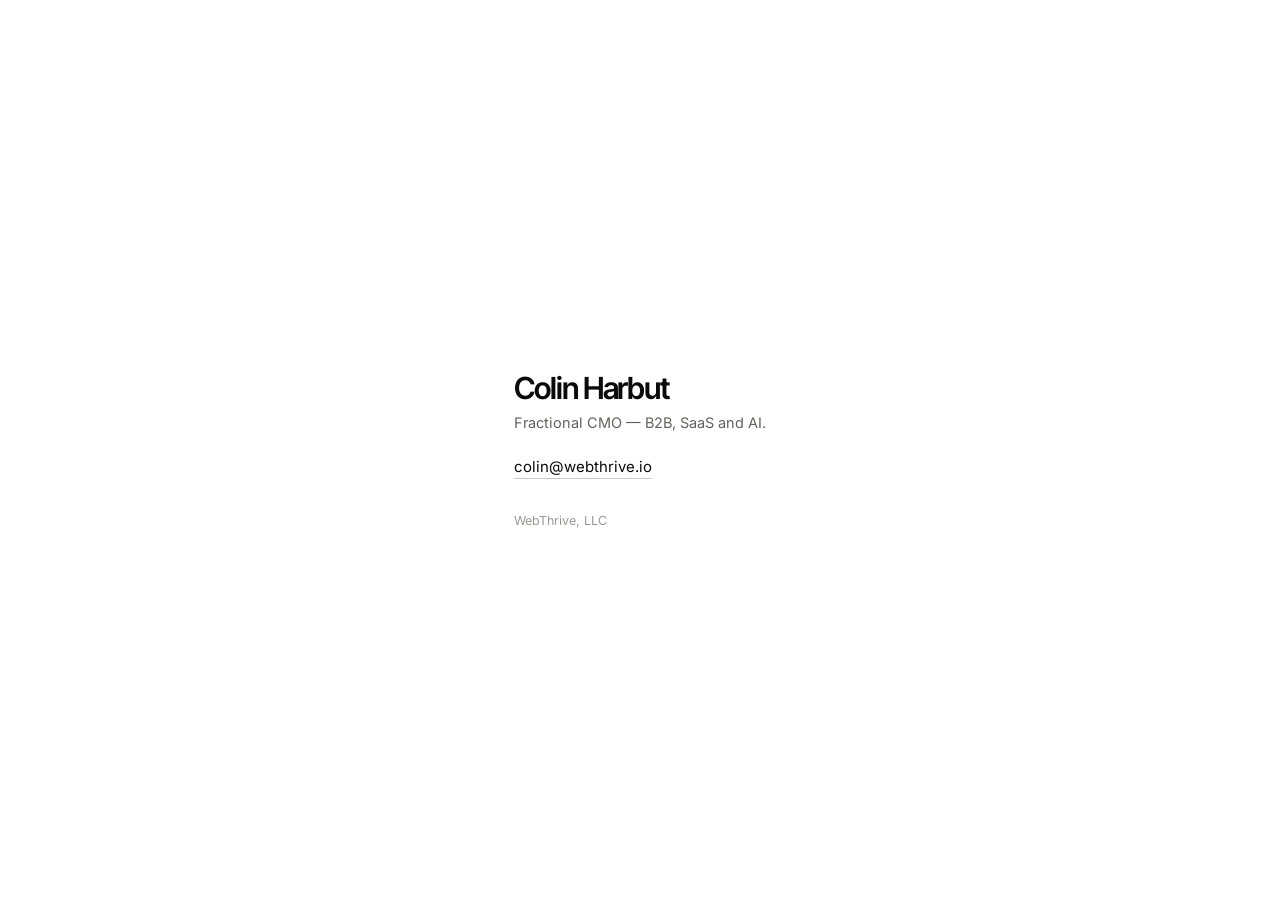
<file: index.html>
<!DOCTYPE html>
<html lang="en">
<head>
<meta charset="utf-8">
<meta name="viewport" content="width=device-width, initial-scale=1">
<title>Colin Harbut</title>
<meta name="description" content="Colin Harbut — WebThrive, LLC.">
<meta name="robots" content="noindex,nofollow">
<meta name="googlebot" content="noindex,nofollow">
<meta name="referrer" content="no-referrer">
<meta property="og:type" content="website">
<meta property="og:url" content="https://www.webthrive.io/">
<meta property="og:title" content="Colin Harbut">
<meta property="og:description" content="WebThrive, LLC.">
<meta property="og:site_name" content="Colin Harbut">
<link rel="preconnect" href="https://fonts.googleapis.com">
<link rel="preconnect" href="https://fonts.gstatic.com" crossorigin>
<link href="https://fonts.googleapis.com/css2?family=Inter+Tight:wght@600&family=Inter:wght@400&display=swap" rel="stylesheet">
<style>
  :root{
    --ink:#0a0a0a; --muted:#63635d;
    --display:"Inter Tight",-apple-system,BlinkMacSystemFont,"Segoe UI",Roboto,Helvetica,Arial,sans-serif;
    --body:"Inter",-apple-system,BlinkMacSystemFont,"Segoe UI",Roboto,Helvetica,Arial,sans-serif;
  }
  *{box-sizing:border-box}
  html,body{height:100%}
  body{
    margin:0;background:#fff;color:var(--ink);font-family:var(--body);
    display:grid;place-items:center;padding:32px;
    -webkit-font-smoothing:antialiased;
  }
  main{max-width:34ch}
  h1{
    font-family:var(--display);font-weight:600;letter-spacing:-.035em;
    font-size:clamp(1.5rem,4vw,1.9rem);line-height:1.1;margin:0;
  }
  .role{font-size:14.5px;color:var(--muted);margin:8px 0 0}
  .mail{
    display:inline-block;margin-top:26px;font-size:15px;color:var(--ink);
    text-decoration:none;border-bottom:1px solid #c9c9c2;padding-bottom:2px;
  }
  .mail:hover{border-color:var(--ink)}
  footer{margin-top:34px;font-size:12.5px;color:#9a9a93}
</style>
</head>
<body>
<main>
  <h1>Colin Harbut</h1>
  <p class="role">Fractional CMO — B2B, SaaS and AI.</p>
  <a class="mail" href="mailto:colin@webthrive.io">colin@webthrive.io</a>
  <footer>WebThrive, LLC</footer>
</main>
</body>
</html>
</file>
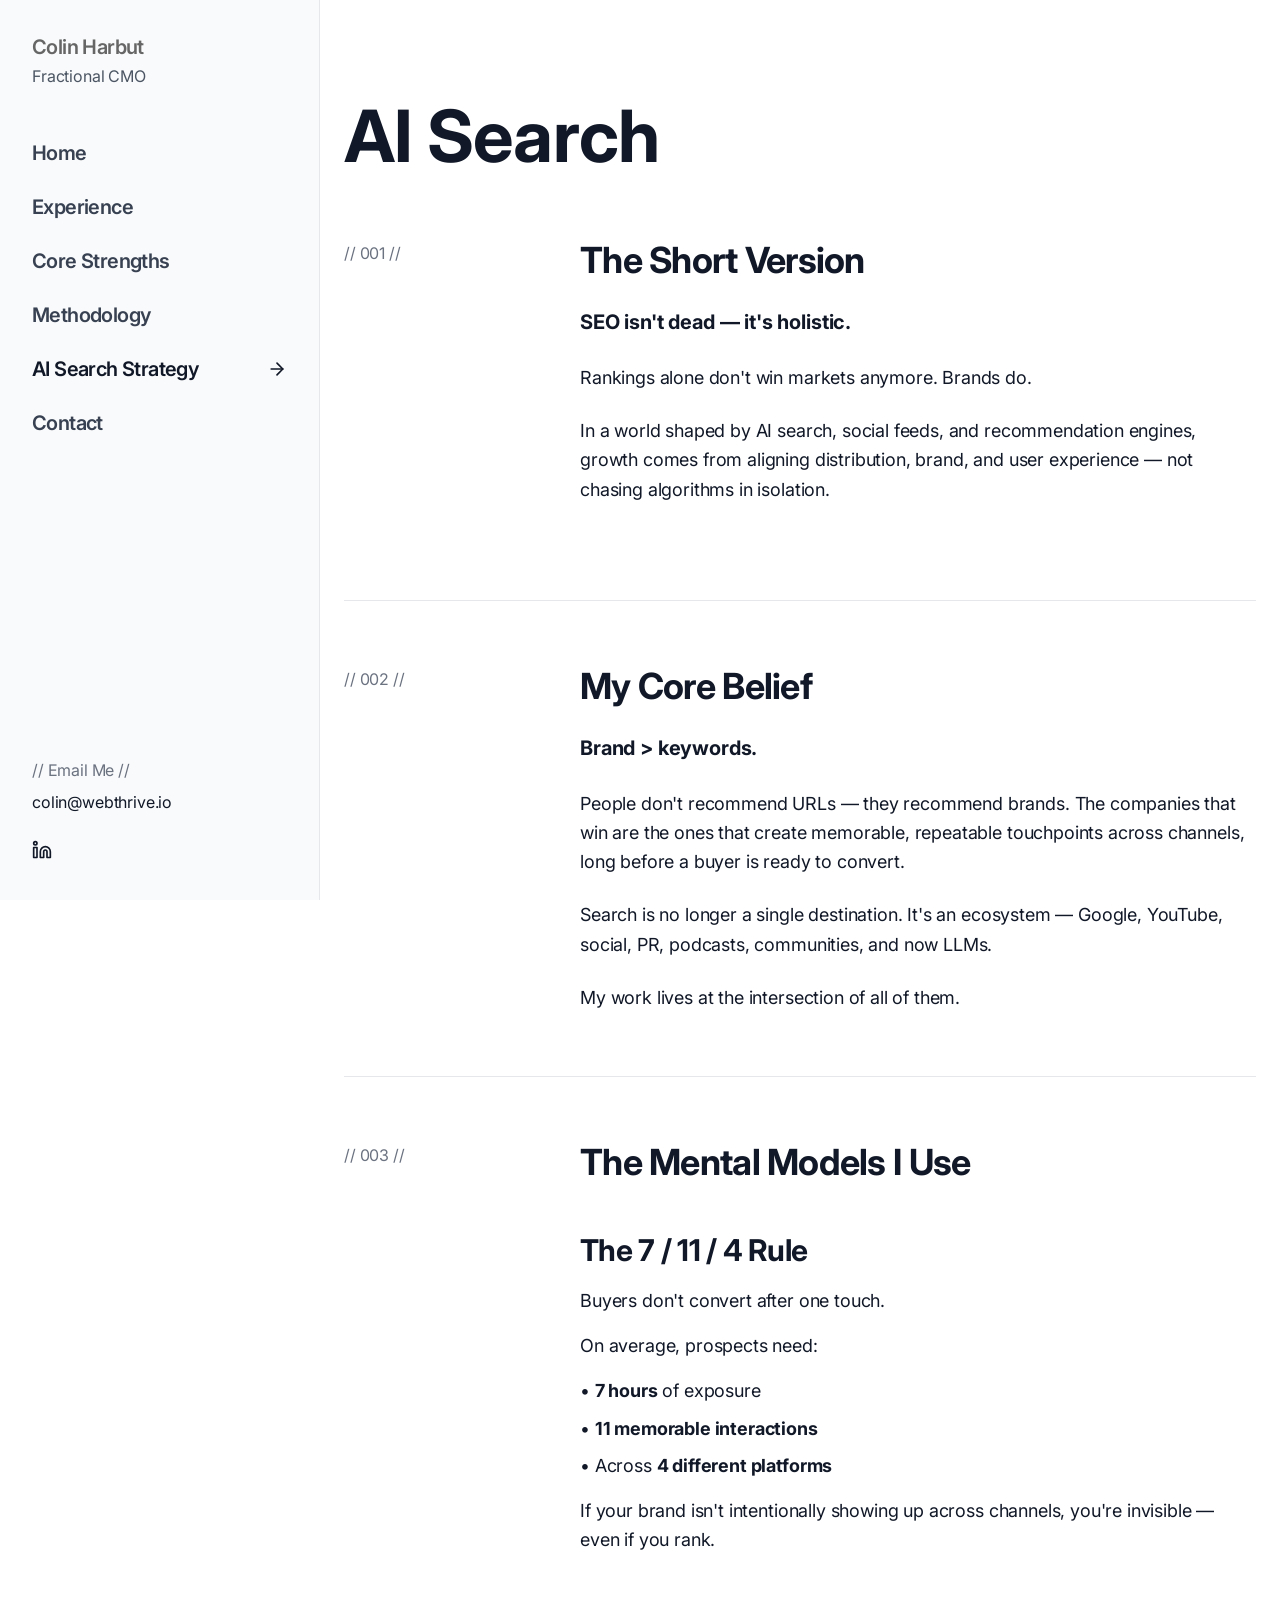
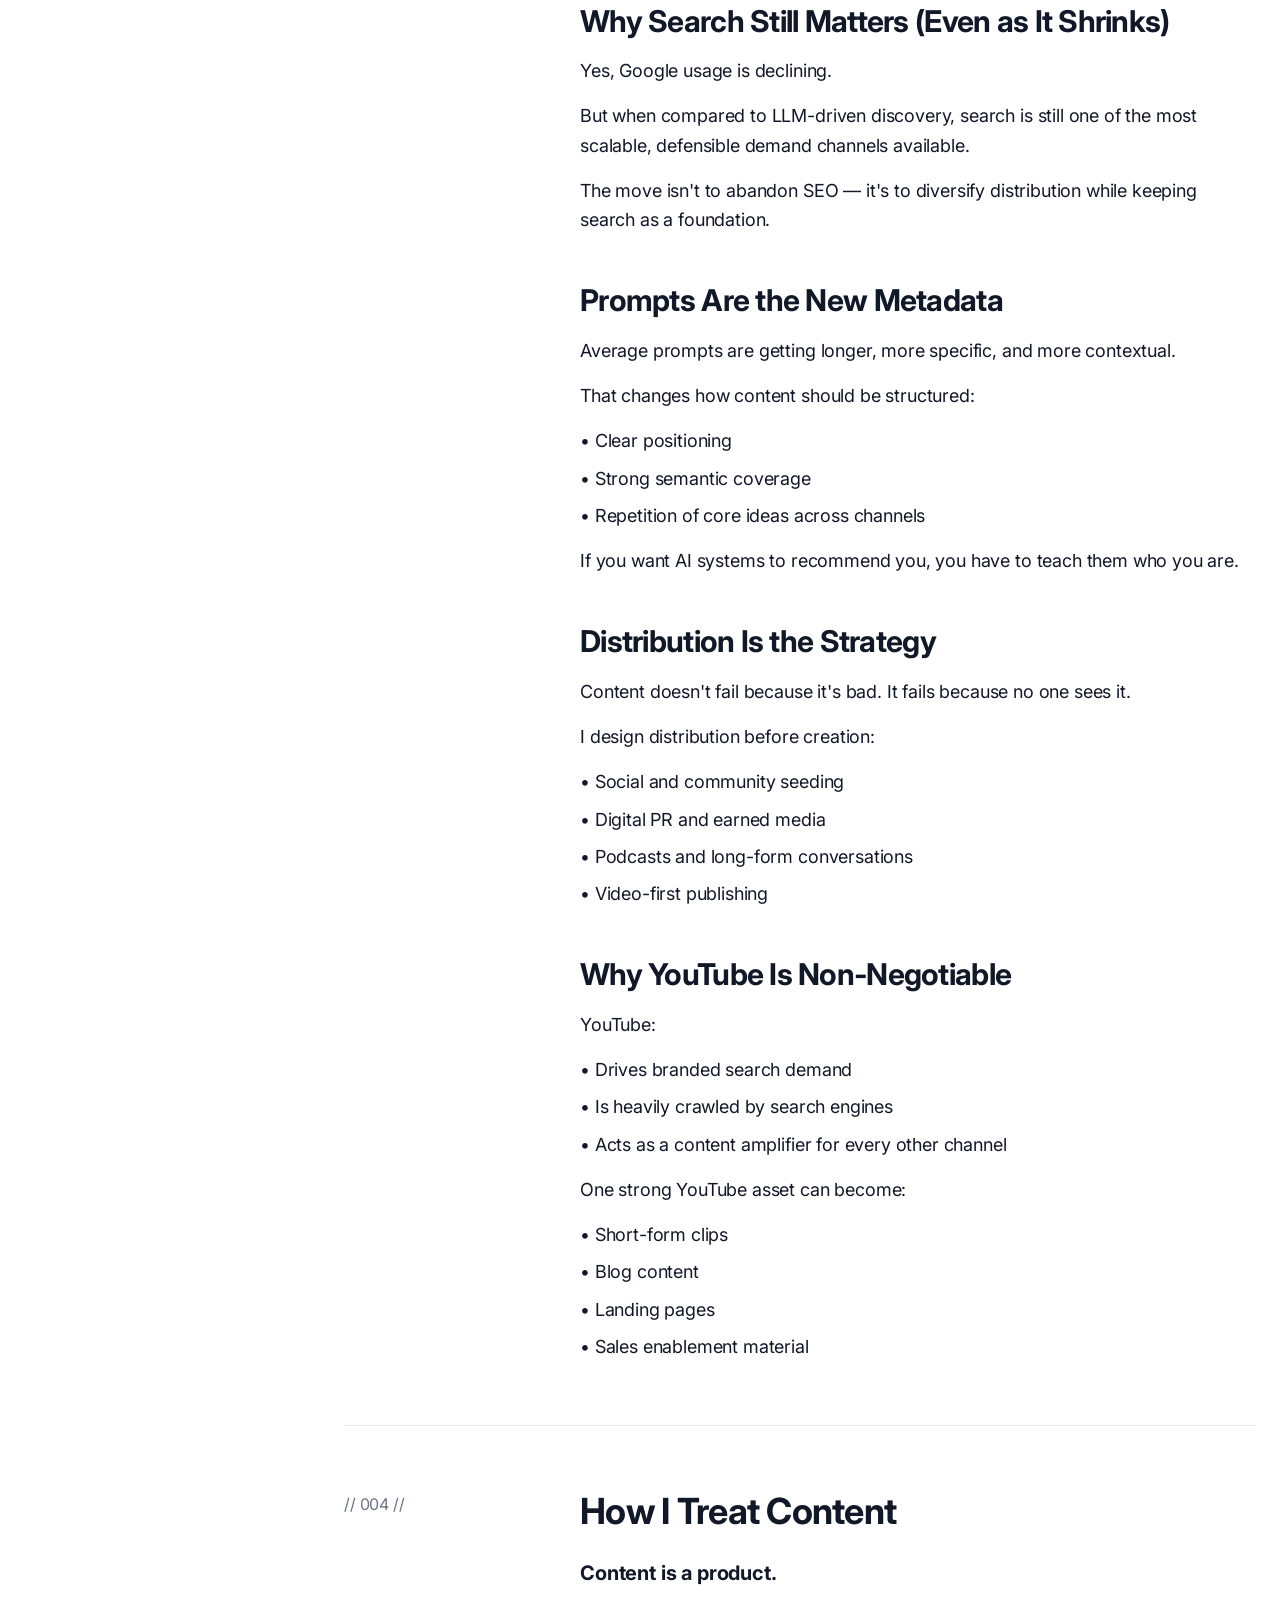
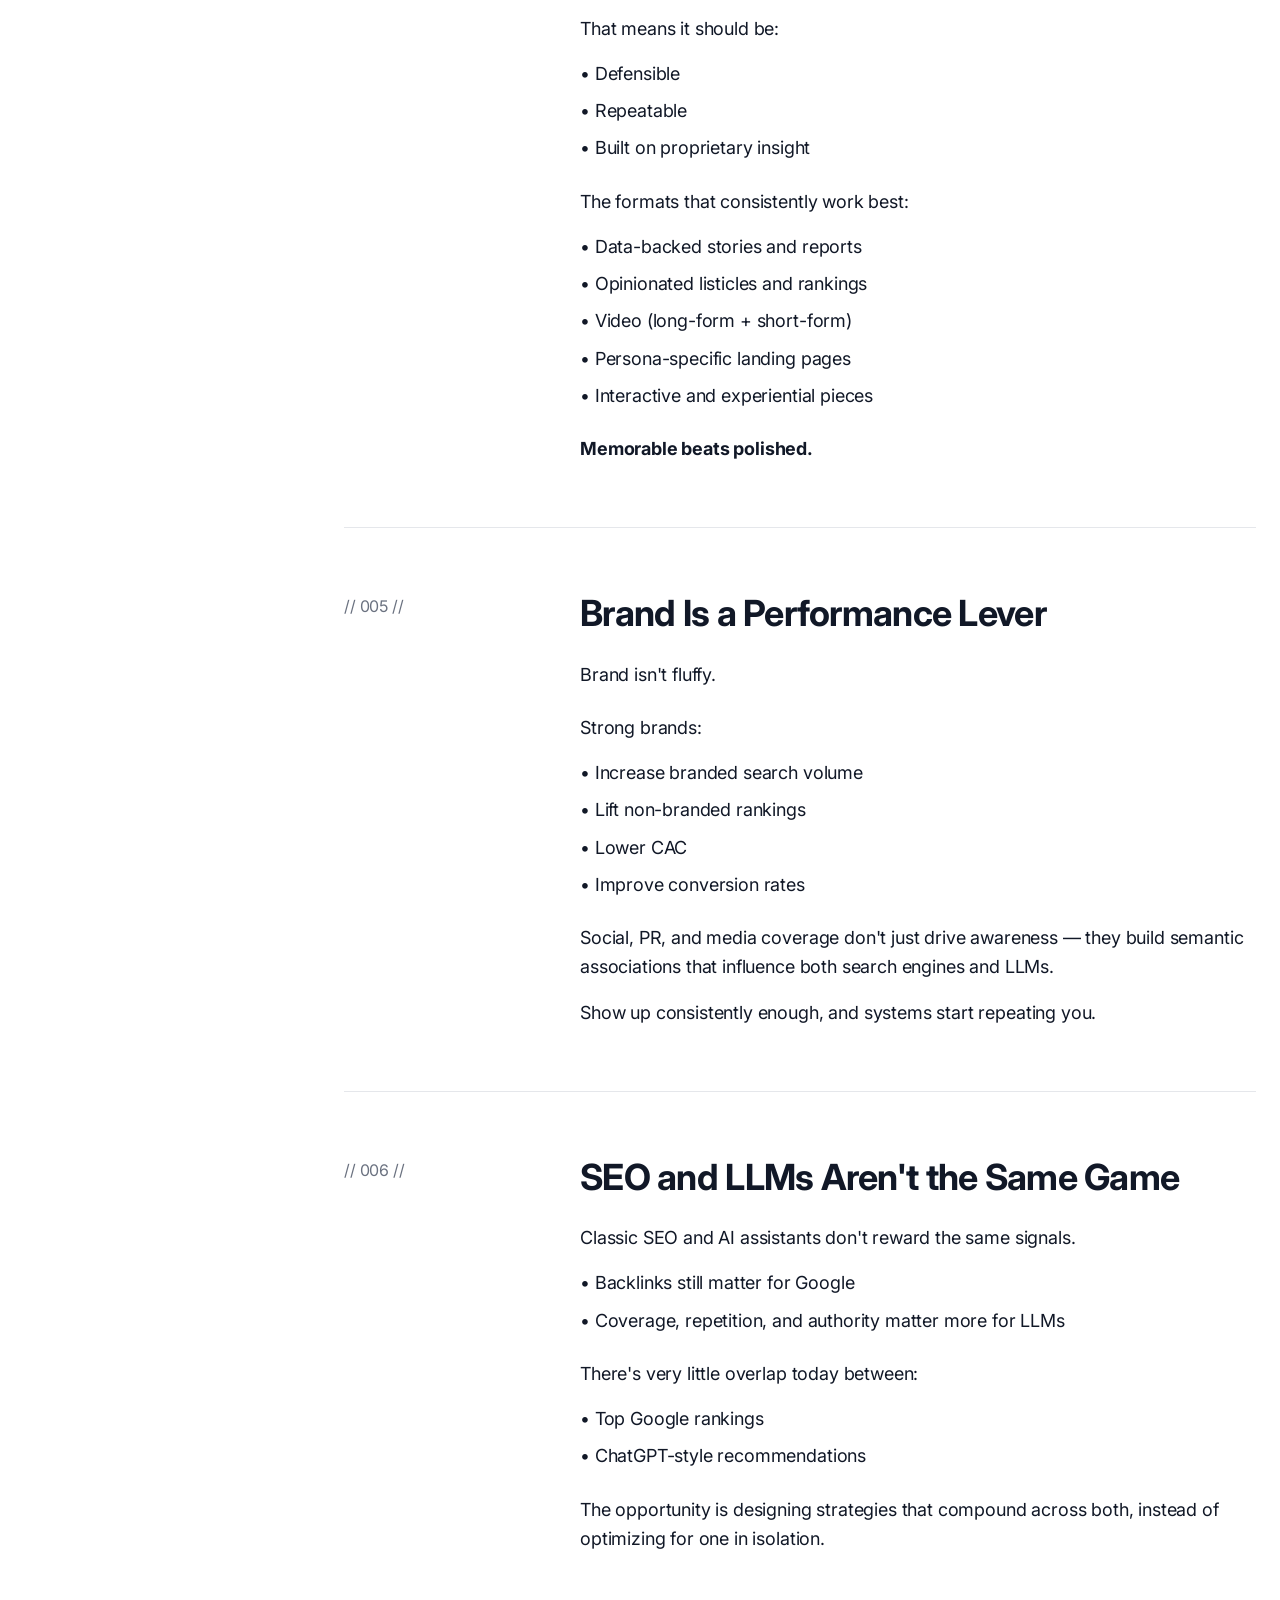
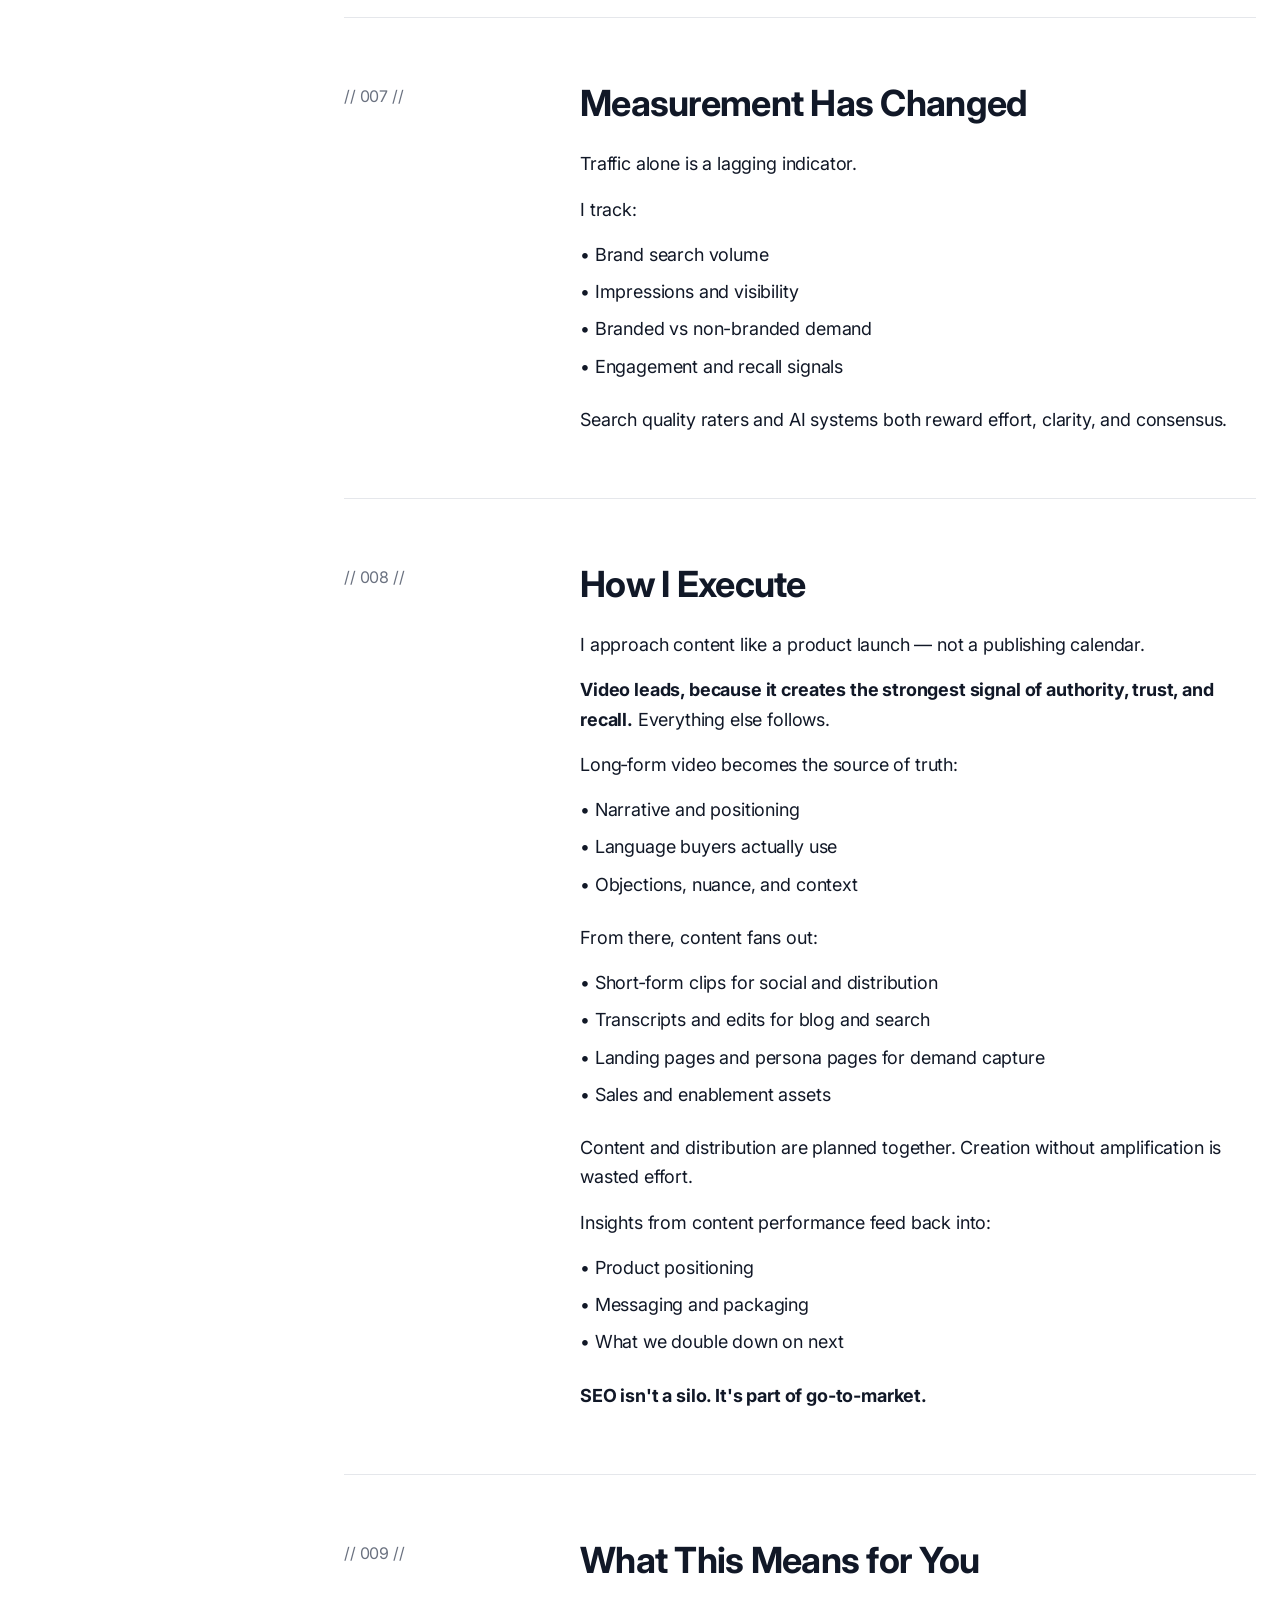
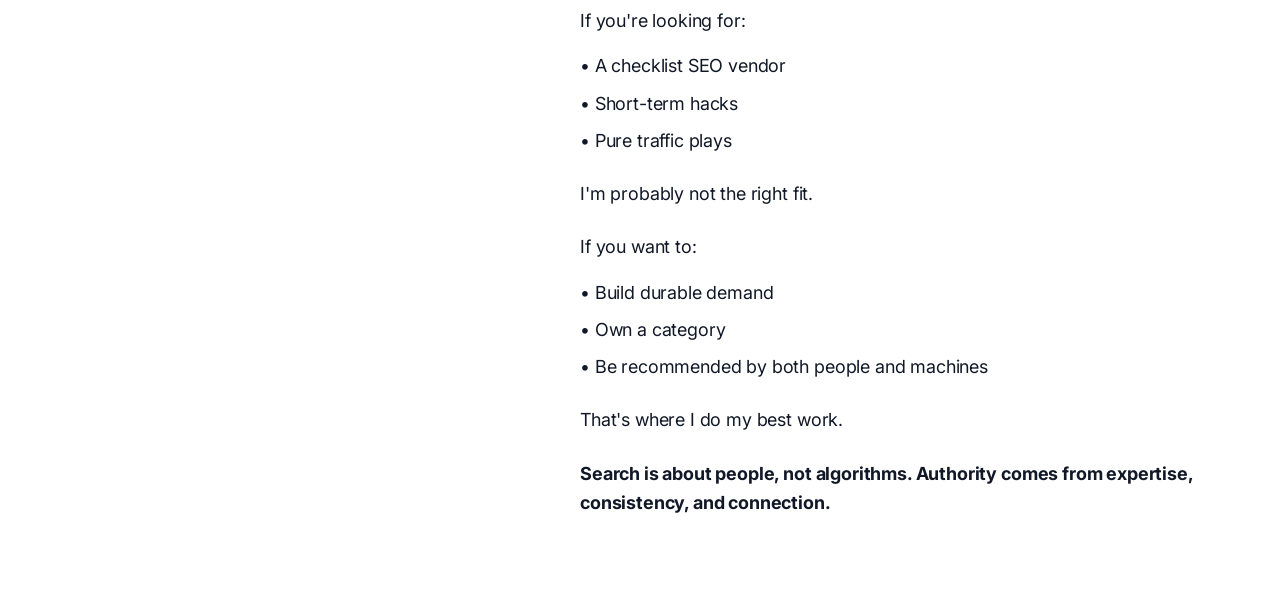
<file: ai-search/index.html>
<!DOCTYPE html>
<html lang="en">
<head>
<meta charset="utf-8">
<meta name="viewport" content="width=device-width, initial-scale=1">
<title>AI Search Strategy - Colin Harbut | LLM Optimization &amp; Next-Gen SEO for B2B SaaS</title>
<meta name="description" content="Holistic SEO approach for the AI search era. Optimize your brand for ChatGPT, Perplexity, and LLM-powered search engines. Strategy focused on brand authority over keywords, entity recognition, multi-channel distribution (Google, YouTube, social, PR, podcasts), and sustainable visibility in AI-driven search ecosystems.">
<meta name="robots" content="noindex, nofollow">
<meta name="googlebot" content="noindex, nofollow">
<link rel="canonical" href="https://www.webthrive.io/ai-search">
<meta property="og:type" content="website">
<meta property="og:url" content="https://www.webthrive.io/ai-search">
<meta property="og:title" content="AI Search Strategy - Colin Harbut">
<meta property="og:description" content="Brand &gt; keywords. People don't recommend URLs — they recommend brands.">
<meta property="og:site_name" content="Colin Harbut">
<link rel="preconnect" href="https://fonts.googleapis.com">
<link rel="preconnect" href="https://fonts.gstatic.com" crossorigin>
<link href="https://fonts.googleapis.com/css2?family=Inter:wght@400;500;600;700&display=swap" rel="stylesheet">
<link rel="stylesheet" href="/assets/site.css">
<script>(function(w,d,s,l,i){w[l]=w[l]||[];w[l].push({'gtm.start':
new Date().getTime(),event:'gtm.js'});var f=d.getElementsByTagName(s)[0],
j=d.createElement(s),dl=l!='dataLayer'?'&l='+l:'';j.async=true;j.src=
'https://www.googletagmanager.com/gtm.js?id='+i+dl;f.parentNode.insertBefore(j,f);
})(window,document,'script','dataLayer','GTM-N2G32HR');</script>
</head>
<body>
<noscript><iframe src="https://www.googletagmanager.com/ns.html?id=GTM-N2G32HR" height="0" width="0" style="display:none;visibility:hidden"></iframe></noscript>
<a class="skip" href="#main">Skip to content</a>

<div class="shell">
<header class="m-header">
  <div class="m-header-inner">
    <div>
      <p class="name">Colin Harbut</p>
      <p class="role">Fractional CMO</p>
    </div>
    <button class="m-btn" type="button" data-menu-toggle aria-label="Toggle menu" aria-expanded="false" aria-controls="m-drawer"><svg xmlns="http://www.w3.org/2000/svg" width="24" height="24" viewBox="0 0 24 24" fill="none" stroke="currentColor" stroke-width="2" stroke-linecap="round" stroke-linejoin="round" aria-hidden="true"><line x1="4" x2="20" y1="6" y2="6"/><line x1="4" x2="20" y1="12" y2="12"/><line x1="4" x2="20" y1="18" y2="18"/></svg></button>
  </div>
</header>

<div class="m-overlay" id="m-overlay" data-menu-close aria-hidden="true"></div>

<div class="m-drawer" id="m-drawer">
  <div class="m-drawer-close">
    <button class="m-btn" type="button" data-menu-close aria-label="Close menu"><svg xmlns="http://www.w3.org/2000/svg" width="24" height="24" viewBox="0 0 24 24" fill="none" stroke="currentColor" stroke-width="2" stroke-linecap="round" stroke-linejoin="round" aria-hidden="true"><path d="M18 6 6 18"/><path d="m6 6 12 12"/></svg></button>
  </div>
  <nav class="sb-nav" aria-label="Primary (mobile)">
    <ul>
        <li><a href="/home" data-menu-close><span>Home</span><svg xmlns="http://www.w3.org/2000/svg" width="20" height="20" viewBox="0 0 24 24" fill="none" stroke="currentColor" stroke-width="2" stroke-linecap="round" stroke-linejoin="round" aria-hidden="true"><path d="M5 12h14"/><path d="m12 5 7 7-7 7"/></svg></a></li>
        <li><a href="/professional-experience" data-menu-close><span>Experience</span><svg xmlns="http://www.w3.org/2000/svg" width="20" height="20" viewBox="0 0 24 24" fill="none" stroke="currentColor" stroke-width="2" stroke-linecap="round" stroke-linejoin="round" aria-hidden="true"><path d="M5 12h14"/><path d="m12 5 7 7-7 7"/></svg></a></li>
        <li><a href="/core-strengths" data-menu-close><span>Core Strengths</span><svg xmlns="http://www.w3.org/2000/svg" width="20" height="20" viewBox="0 0 24 24" fill="none" stroke="currentColor" stroke-width="2" stroke-linecap="round" stroke-linejoin="round" aria-hidden="true"><path d="M5 12h14"/><path d="m12 5 7 7-7 7"/></svg></a></li>
        <li><a href="/methodology" data-menu-close><span>Methodology</span><svg xmlns="http://www.w3.org/2000/svg" width="20" height="20" viewBox="0 0 24 24" fill="none" stroke="currentColor" stroke-width="2" stroke-linecap="round" stroke-linejoin="round" aria-hidden="true"><path d="M5 12h14"/><path d="m12 5 7 7-7 7"/></svg></a></li>
        <li><a href="/ai-search" aria-current="page" data-menu-close><span>AI Search Strategy</span><svg xmlns="http://www.w3.org/2000/svg" width="20" height="20" viewBox="0 0 24 24" fill="none" stroke="currentColor" stroke-width="2" stroke-linecap="round" stroke-linejoin="round" aria-hidden="true"><path d="M5 12h14"/><path d="m12 5 7 7-7 7"/></svg></a></li>
        <li><a href="/contact" data-menu-close><span>Contact</span><svg xmlns="http://www.w3.org/2000/svg" width="20" height="20" viewBox="0 0 24 24" fill="none" stroke="currentColor" stroke-width="2" stroke-linecap="round" stroke-linejoin="round" aria-hidden="true"><path d="M5 12h14"/><path d="m12 5 7 7-7 7"/></svg></a></li>
    </ul>
  </nav>
      <div class="sb-foot">
        <div>
          <p class="sb-label">// Email Me //</p>
          <a href="mailto:colin@webthrive.io">colin@webthrive.io</a>
        </div>
        <div>
          <a class="sb-social" href="https://www.linkedin.com/in/colin-harbut-52719112/" target="_blank" rel="noopener noreferrer" aria-label="LinkedIn profile"><svg xmlns="http://www.w3.org/2000/svg" width="20" height="20" viewBox="0 0 24 24" fill="none" stroke="currentColor" stroke-width="2" stroke-linecap="round" stroke-linejoin="round" aria-hidden="true"><path d="M16 8a6 6 0 0 1 6 6v7h-4v-7a2 2 0 0 0-2-2 2 2 0 0 0-2 2v7h-4v-7a6 6 0 0 1 6-6z"/><rect width="4" height="12" x="2" y="9"/><circle cx="4" cy="4" r="2"/></svg></a>
        </div>
      </div>
</div>

<aside class="sidebar">
  <div class="sb-brand">
    <p class="name">Colin Harbut</p>
    <p class="role">Fractional CMO</p>
  </div>
  <nav class="sb-nav" aria-label="Primary">
    <ul>
        <li><a href="/home"><span>Home</span><svg xmlns="http://www.w3.org/2000/svg" width="20" height="20" viewBox="0 0 24 24" fill="none" stroke="currentColor" stroke-width="2" stroke-linecap="round" stroke-linejoin="round" aria-hidden="true"><path d="M5 12h14"/><path d="m12 5 7 7-7 7"/></svg></a></li>
        <li><a href="/professional-experience"><span>Experience</span><svg xmlns="http://www.w3.org/2000/svg" width="20" height="20" viewBox="0 0 24 24" fill="none" stroke="currentColor" stroke-width="2" stroke-linecap="round" stroke-linejoin="round" aria-hidden="true"><path d="M5 12h14"/><path d="m12 5 7 7-7 7"/></svg></a></li>
        <li><a href="/core-strengths"><span>Core Strengths</span><svg xmlns="http://www.w3.org/2000/svg" width="20" height="20" viewBox="0 0 24 24" fill="none" stroke="currentColor" stroke-width="2" stroke-linecap="round" stroke-linejoin="round" aria-hidden="true"><path d="M5 12h14"/><path d="m12 5 7 7-7 7"/></svg></a></li>
        <li><a href="/methodology"><span>Methodology</span><svg xmlns="http://www.w3.org/2000/svg" width="20" height="20" viewBox="0 0 24 24" fill="none" stroke="currentColor" stroke-width="2" stroke-linecap="round" stroke-linejoin="round" aria-hidden="true"><path d="M5 12h14"/><path d="m12 5 7 7-7 7"/></svg></a></li>
        <li><a href="/ai-search" aria-current="page"><span>AI Search Strategy</span><svg xmlns="http://www.w3.org/2000/svg" width="20" height="20" viewBox="0 0 24 24" fill="none" stroke="currentColor" stroke-width="2" stroke-linecap="round" stroke-linejoin="round" aria-hidden="true"><path d="M5 12h14"/><path d="m12 5 7 7-7 7"/></svg></a></li>
        <li><a href="/contact"><span>Contact</span><svg xmlns="http://www.w3.org/2000/svg" width="20" height="20" viewBox="0 0 24 24" fill="none" stroke="currentColor" stroke-width="2" stroke-linecap="round" stroke-linejoin="round" aria-hidden="true"><path d="M5 12h14"/><path d="m12 5 7 7-7 7"/></svg></a></li>
    </ul>
  </nav>
      <div class="sb-foot">
        <div>
          <p class="sb-label">// Email Me //</p>
          <a href="mailto:colin@webthrive.io">colin@webthrive.io</a>
        </div>
        <div>
          <a class="sb-social" href="https://www.linkedin.com/in/colin-harbut-52719112/" target="_blank" rel="noopener noreferrer" aria-label="LinkedIn profile"><svg xmlns="http://www.w3.org/2000/svg" width="20" height="20" viewBox="0 0 24 24" fill="none" stroke="currentColor" stroke-width="2" stroke-linecap="round" stroke-linejoin="round" aria-hidden="true"><path d="M16 8a6 6 0 0 1 6 6v7h-4v-7a2 2 0 0 0-2-2 2 2 0 0 0-2 2v7h-4v-7a6 6 0 0 1 6-6z"/><rect width="4" height="12" x="2" y="9"/><circle cx="4" cy="4" r="2"/></svg></a>
        </div>
      </div>
</aside>

  <main class="content" id="main">
    <section class="section" id="ai-search">
      <div class="wrap">
        <h2 class="page-title">AI Search</h2>

        <div class="row row-gap-lg">
          <div class="label"><p class="label">// 001 //</p></div>
          <div class="body">
            <h3>The Short Version</h3>
            <p class="lead"><strong>SEO isn't dead &mdash; it's holistic.</strong></p>
            <p>Rankings alone don't win markets anymore. Brands do.</p>
            <p>In a world shaped by AI search, social feeds, and recommendation engines, growth comes from aligning distribution, brand, and user experience &mdash; not chasing algorithms in isolation.</p>
          </div>
        </div>

        <div class="divide">
          <div class="row">
            <div class="label"><p class="label">// 002 //</p></div>
            <div class="body">
              <h3>My Core Belief</h3>
              <p class="lead"><strong>Brand &gt; keywords.</strong></p>
              <p>People don't recommend URLs &mdash; they recommend brands. The companies that win are the ones that create memorable, repeatable touchpoints across channels, long before a buyer is ready to convert.</p>
              <p>Search is no longer a single destination. It's an ecosystem &mdash; Google, YouTube, social, PR, podcasts, communities, and now LLMs.</p>
              <p>My work lives at the intersection of all of them.</p>
            </div>
          </div>
        </div>

        <div class="divide">
          <div class="row row-gap-md">
            <div class="label"><p class="label">// 003 //</p></div>
            <div class="body">
              <h3 style="margin-bottom:3rem">The Mental Models I Use</h3>

              <div class="block-gap">
                <h4>The 7 / 11 / 4 Rule</h4>
                <p style="margin-bottom:1rem">Buyers don't convert after one touch.</p>
                <p style="margin-bottom:1rem">On average, prospects need:</p>
                <ul style="margin-bottom:1rem">
                  <li>&bull; <strong>7 hours</strong> of exposure</li>
                  <li>&bull; <strong>11 memorable interactions</strong></li>
                  <li>&bull; Across <strong>4 different platforms</strong></li>
                </ul>
                <p>If your brand isn't intentionally showing up across channels, you're invisible &mdash; even if you rank.</p>
              </div>

              <div class="block-gap">
                <h4>Why Search Still Matters (Even as It Shrinks)</h4>
                <p style="margin-bottom:1rem">Yes, Google usage is declining.</p>
                <p style="margin-bottom:1rem">But when compared to LLM-driven discovery, search is still one of the most scalable, defensible demand channels available.</p>
                <p>The move isn't to abandon SEO &mdash; it's to diversify distribution while keeping search as a foundation.</p>
              </div>

              <div class="block-gap">
                <h4>Prompts Are the New Metadata</h4>
                <p style="margin-bottom:1rem">Average prompts are getting longer, more specific, and more contextual.</p>
                <p style="margin-bottom:1rem">That changes how content should be structured:</p>
                <ul style="margin-bottom:1rem">
                  <li>&bull; Clear positioning</li>
                  <li>&bull; Strong semantic coverage</li>
                  <li>&bull; Repetition of core ideas across channels</li>
                </ul>
                <p>If you want AI systems to recommend you, you have to teach them who you are.</p>
              </div>

              <div class="block-gap">
                <h4>Distribution Is the Strategy</h4>
                <p style="margin-bottom:1rem">Content doesn't fail because it's bad. It fails because no one sees it.</p>
                <p style="margin-bottom:1rem">I design distribution before creation:</p>
                <ul>
                  <li>&bull; Social and community seeding</li>
                  <li>&bull; Digital PR and earned media</li>
                  <li>&bull; Podcasts and long-form conversations</li>
                  <li>&bull; Video-first publishing</li>
                </ul>
              </div>

              <div>
                <h4>Why YouTube Is Non&#8209;Negotiable</h4>
                <p style="margin-bottom:1rem">YouTube:</p>
                <ul style="margin-bottom:1rem">
                  <li>&bull; Drives branded search demand</li>
                  <li>&bull; Is heavily crawled by search engines</li>
                  <li>&bull; Acts as a content amplifier for every other channel</li>
                </ul>
                <p style="margin-bottom:1rem">One strong YouTube asset can become:</p>
                <ul>
                  <li>&bull; Short-form clips</li>
                  <li>&bull; Blog content</li>
                  <li>&bull; Landing pages</li>
                  <li>&bull; Sales enablement material</li>
                </ul>
              </div>
            </div>
          </div>
        </div>

        <div class="divide">
          <div class="row">
            <div class="label"><p class="label">// 004 //</p></div>
            <div class="body">
              <h3>How I Treat Content</h3>
              <p class="lead"><strong>Content is a product.</strong></p>
              <p style="margin-bottom:1rem">That means it should be:</p>
              <ul style="margin-bottom:1.5rem">
                <li>&bull; Defensible</li>
                <li>&bull; Repeatable</li>
                <li>&bull; Built on proprietary insight</li>
              </ul>
              <p style="margin-bottom:1rem">The formats that consistently work best:</p>
              <ul style="margin-bottom:1.5rem">
                <li>&bull; Data-backed stories and reports</li>
                <li>&bull; Opinionated listicles and rankings</li>
                <li>&bull; Video (long-form + short-form)</li>
                <li>&bull; Persona-specific landing pages</li>
                <li>&bull; Interactive and experiential pieces</li>
              </ul>
              <p><strong>Memorable beats polished.</strong></p>
            </div>
          </div>
        </div>

        <div class="divide">
          <div class="row">
            <div class="label"><p class="label">// 005 //</p></div>
            <div class="body">
              <h3>Brand Is a Performance Lever</h3>
              <p>Brand isn't fluffy.</p>
              <p style="margin-bottom:1rem">Strong brands:</p>
              <ul style="margin-bottom:1.5rem">
                <li>&bull; Increase branded search volume</li>
                <li>&bull; Lift non-branded rankings</li>
                <li>&bull; Lower CAC</li>
                <li>&bull; Improve conversion rates</li>
              </ul>
              <p style="margin-bottom:1rem">Social, PR, and media coverage don't just drive awareness &mdash; they build semantic associations that influence both search engines and LLMs.</p>
              <p>Show up consistently enough, and systems start repeating you.</p>
            </div>
          </div>
        </div>

        <div class="divide">
          <div class="row">
            <div class="label"><p class="label">// 006 //</p></div>
            <div class="body">
              <h3>SEO and LLMs Aren't the Same Game</h3>
              <p style="margin-bottom:1rem">Classic SEO and AI assistants don't reward the same signals.</p>
              <ul style="margin-bottom:1.5rem">
                <li>&bull; Backlinks still matter for Google</li>
                <li>&bull; Coverage, repetition, and authority matter more for LLMs</li>
              </ul>
              <p style="margin-bottom:1rem">There's very little overlap today between:</p>
              <ul style="margin-bottom:1.5rem">
                <li>&bull; Top Google rankings</li>
                <li>&bull; ChatGPT-style recommendations</li>
              </ul>
              <p>The opportunity is designing strategies that compound across both, instead of optimizing for one in isolation.</p>
            </div>
          </div>
        </div>

        <div class="divide">
          <div class="row">
            <div class="label"><p class="label">// 007 //</p></div>
            <div class="body">
              <h3>Measurement Has Changed</h3>
              <p style="margin-bottom:1rem">Traffic alone is a lagging indicator.</p>
              <p style="margin-bottom:1rem">I track:</p>
              <ul style="margin-bottom:1.5rem">
                <li>&bull; Brand search volume</li>
                <li>&bull; Impressions and visibility</li>
                <li>&bull; Branded vs non-branded demand</li>
                <li>&bull; Engagement and recall signals</li>
              </ul>
              <p>Search quality raters and AI systems both reward effort, clarity, and consensus.</p>
            </div>
          </div>
        </div>

        <div class="divide">
          <div class="row">
            <div class="label"><p class="label">// 008 //</p></div>
            <div class="body">
              <h3>How I Execute</h3>
              <p style="margin-bottom:1rem">I approach content like a product launch &mdash; not a publishing calendar.</p>
              <p style="margin-bottom:1rem"><strong>Video leads, because it creates the strongest signal of authority, trust, and recall.</strong> Everything else follows.</p>
              <p style="margin-bottom:1rem">Long&#8209;form video becomes the source of truth:</p>
              <ul style="margin-bottom:1.5rem">
                <li>&bull; Narrative and positioning</li>
                <li>&bull; Language buyers actually use</li>
                <li>&bull; Objections, nuance, and context</li>
              </ul>
              <p style="margin-bottom:1rem">From there, content fans out:</p>
              <ul style="margin-bottom:1.5rem">
                <li>&bull; Short&#8209;form clips for social and distribution</li>
                <li>&bull; Transcripts and edits for blog and search</li>
                <li>&bull; Landing pages and persona pages for demand capture</li>
                <li>&bull; Sales and enablement assets</li>
              </ul>
              <p style="margin-bottom:1rem">Content and distribution are planned together. Creation without amplification is wasted effort.</p>
              <p style="margin-bottom:1rem">Insights from content performance feed back into:</p>
              <ul style="margin-bottom:1.5rem">
                <li>&bull; Product positioning</li>
                <li>&bull; Messaging and packaging</li>
                <li>&bull; What we double down on next</li>
              </ul>
              <p><strong>SEO isn't a silo. It's part of go&#8209;to&#8209;market.</strong></p>
            </div>
          </div>
        </div>

        <div class="divide">
          <div class="row">
            <div class="label"><p class="label">// 009 //</p></div>
            <div class="body">
              <h3>What This Means for You</h3>
              <p style="margin-bottom:1rem">If you're looking for:</p>
              <ul style="margin-bottom:1.5rem">
                <li>&bull; A checklist SEO vendor</li>
                <li>&bull; Short-term hacks</li>
                <li>&bull; Pure traffic plays</li>
              </ul>
              <p style="margin-bottom:1.5rem">I'm probably not the right fit.</p>
              <p style="margin-bottom:1rem">If you want to:</p>
              <ul style="margin-bottom:1.5rem">
                <li>&bull; Build durable demand</li>
                <li>&bull; Own a category</li>
                <li>&bull; Be recommended by both people and machines</li>
              </ul>
              <p style="margin-bottom:1.5rem">That's where I do my best work.</p>
              <p><strong>Search is about people, not algorithms. Authority comes from expertise, consistency, and connection.</strong></p>
            </div>
          </div>
        </div>

      </div>
    </section>

  </main>
</div>

<script src="/assets/site.js"></script>
</body>
</html>
</file>
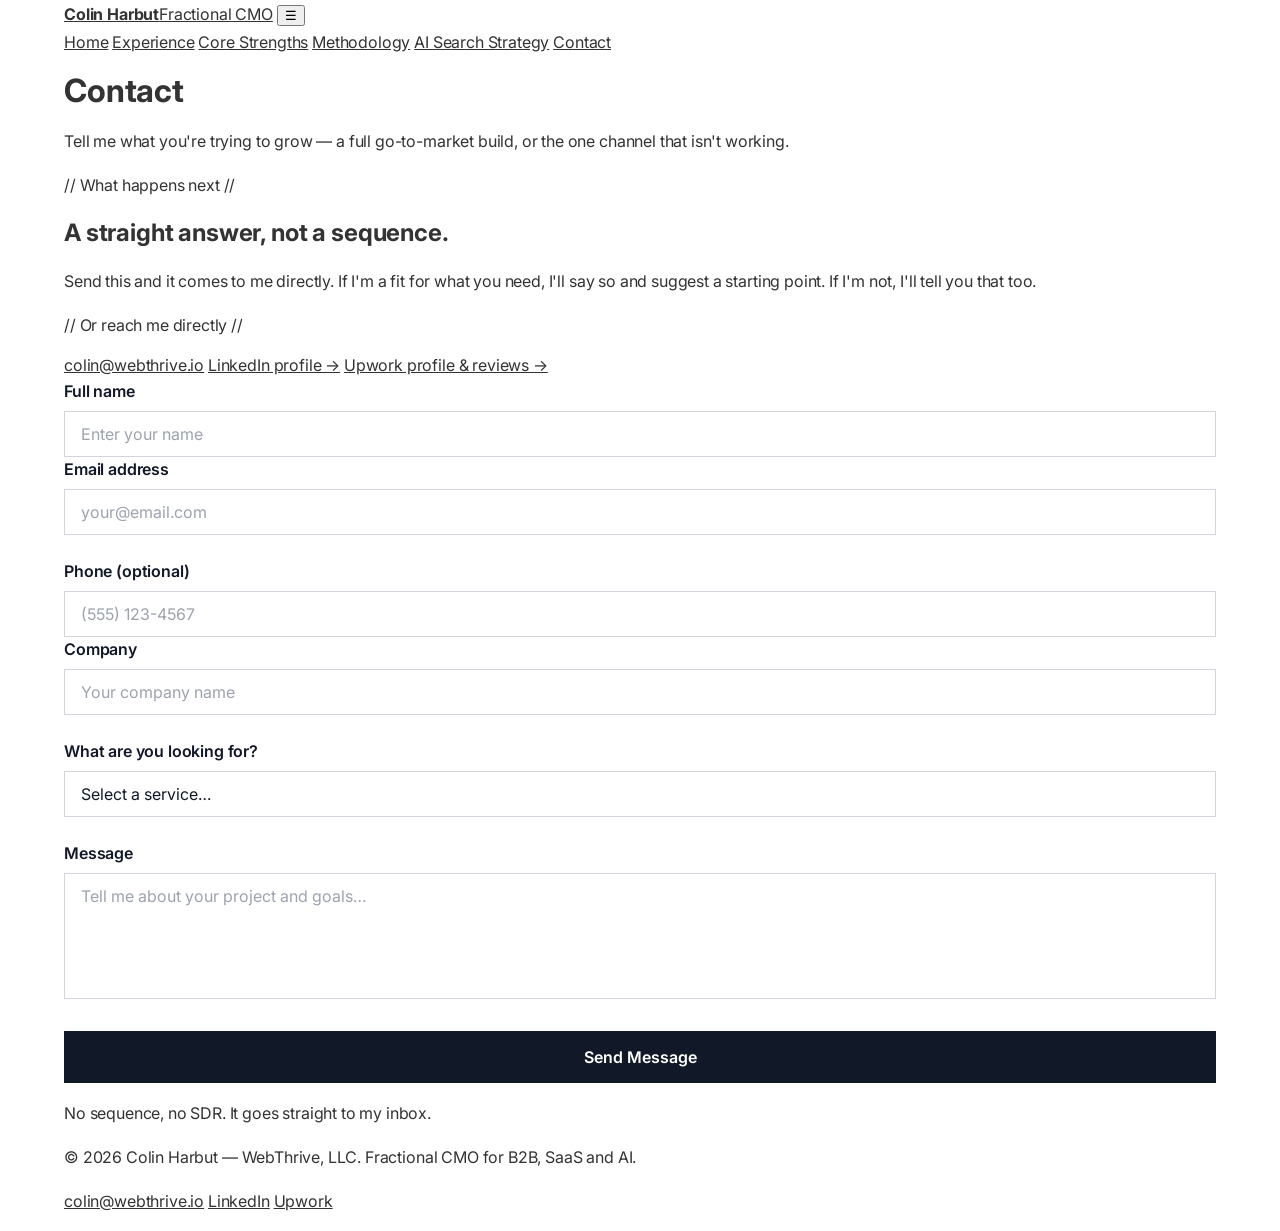
<file: contact/index.html>
<!DOCTYPE html>
<html lang="en">
<head>
<meta charset="utf-8">
<meta name="viewport" content="width=device-width, initial-scale=1">
<title>Contact — Colin Harbut | Fractional CMO for B2B SaaS &amp; AI</title>
<meta name="description" content="Get in touch with Colin Harbut — fractional CMO for B2B, SaaS and AI companies. Tell me what you're trying to grow.">
<meta name="robots" content="noindex,nofollow">
<meta name="googlebot" content="noindex,nofollow">
<link rel="canonical" href="https://www.webthrive.io/contact">
<meta property="og:type" content="website">
<meta property="og:url" content="https://www.webthrive.io/contact">
<meta property="og:title" content="Contact — Colin Harbut">
<meta property="og:description" content="Fractional CMO for B2B, SaaS and AI companies.">
<meta property="og:site_name" content="Colin Harbut">
<link rel="preconnect" href="https://fonts.googleapis.com">
<link rel="preconnect" href="https://fonts.gstatic.com" crossorigin>
<link href="https://fonts.googleapis.com/css2?family=Inter+Tight:wght@500;600;700&family=Inter:wght@400;500;600&display=swap" rel="stylesheet">
<link rel="stylesheet" href="/assets/site.css">
</head>
<body>
<a class="skip" href="#contact-form">Skip to the form</a>

<header class="site-header">
  <div class="wrap header-inner">
    <a class="brand" href="/home"><strong>Colin Harbut</strong><span>Fractional CMO</span></a>
    <button class="menu-btn" aria-label="Toggle menu" aria-expanded="false" aria-controls="site-nav">☰</button>
    <nav class="site-nav" id="site-nav" aria-label="Primary">
      <a href="/home">Home</a>
      <a href="/professional-experience">Experience</a>
      <a href="/core-strengths">Core Strengths</a>
      <a href="/methodology">Methodology</a>
      <a href="/ai-search">AI Search Strategy</a>
      <a class="nav-cta" href="/contact" aria-current="page">Contact</a>
    </nav>
  </div>
</header>

<main id="main">

<div class="page-head">
  <div class="wrap">
    <h1>Contact</h1>
    <p class="lede">Tell me what you're trying to grow — a full go-to-market build, or the one channel that isn't working.</p>
  </div>
</div>

<section>
  <div class="wrap contact-grid">

    <div class="contact-aside">
      <p class="eyebrow">// What happens next //</p>
      <h2 style="font-size:1.5rem">A straight answer, not a sequence.</h2>
      <p>Send this and it comes to me directly. If I'm a fit for what you need, I'll say so and suggest a starting point. If I'm not, I'll tell you that too.</p>
      <div class="direct">
        <p class="eyebrow" style="margin-bottom:12px">// Or reach me directly //</p>
        <a href="mailto:colin@webthrive.io">colin@webthrive.io</a>
        <a href="https://www.linkedin.com/in/colin-harbut-52719112/" rel="noopener">LinkedIn profile →</a>
        <a href="https://www.upwork.com/freelancers/colinwt" rel="noopener">Upwork profile &amp; reviews →</a>
      </div>
    </div>

    <form id="contact-form" action="https://api.web3forms.com/submit" method="POST" novalidate>
      <input type="hidden" name="access_key" value="9319f594-5db5-4994-a3cf-4d71fab6f40c">
      <input type="hidden" name="subject" value="New enquiry from webthrive.io">
      <input type="checkbox" name="botcheck" class="hp" tabindex="-1" aria-hidden="true">

      <div class="field">
        <label for="name">Full name</label>
        <input type="text" id="name" name="name" autocomplete="name" placeholder="Enter your name" required>
      </div>

      <div class="row2">
        <div class="field">
          <label for="email">Email address</label>
          <input type="email" id="email" name="email" autocomplete="email" placeholder="your@email.com" required>
        </div>
        <div class="field">
          <label for="phone">Phone <span style="color:var(--muted)">(optional)</span></label>
          <input type="tel" id="phone" name="phone" autocomplete="tel" placeholder="(555) 123-4567">
        </div>
      </div>

      <div class="field">
        <label for="company">Company</label>
        <input type="text" id="company" name="company" autocomplete="organization" placeholder="Your company name">
      </div>

      <div class="field">
        <label for="services">What are you looking for?</label>
        <select id="services" name="services">
          <option value="">Select a service…</option>
          <option value="fractional-cmo">Fractional CMO Services</option>
          <option value="demand-gen">Demand Generation</option>
          <option value="digital-strategy">Digital Strategy</option>
          <option value="content-marketing">Content Marketing</option>
          <option value="paid-advertising">Paid Advertising</option>
          <option value="marketing-audit">Marketing Audit</option>
          <option value="other">Other</option>
        </select>
      </div>

      <div class="field">
        <label for="message">Message</label>
        <textarea id="message" name="message" rows="5" placeholder="Tell me about your project and goals…" required></textarea>
      </div>

      <button type="submit">Send Message</button>
      <p class="form-status" id="form-status" role="status" aria-live="polite"></p>
      <p class="form-note">No sequence, no SDR. It goes straight to my inbox.</p>
    </form>

  </div>
</section>

</main>

<footer>
  <div class="wrap footer-inner">
    <p>© <span id="year">2026</span> Colin Harbut — WebThrive, LLC. Fractional CMO for B2B, SaaS and AI.</p>
    <p class="footer-links">
      <a href="mailto:colin@webthrive.io">colin@webthrive.io</a>
      <a href="https://www.linkedin.com/in/colin-harbut-52719112/" rel="noopener">LinkedIn</a>
      <a href="https://www.upwork.com/freelancers/colinwt" rel="noopener">Upwork</a>
    </p>
  </div>
</footer>

<script src="/assets/site.js"></script>
<script>document.getElementById('year').textContent=new Date().getFullYear();</script>
</body>
</html>
</file>
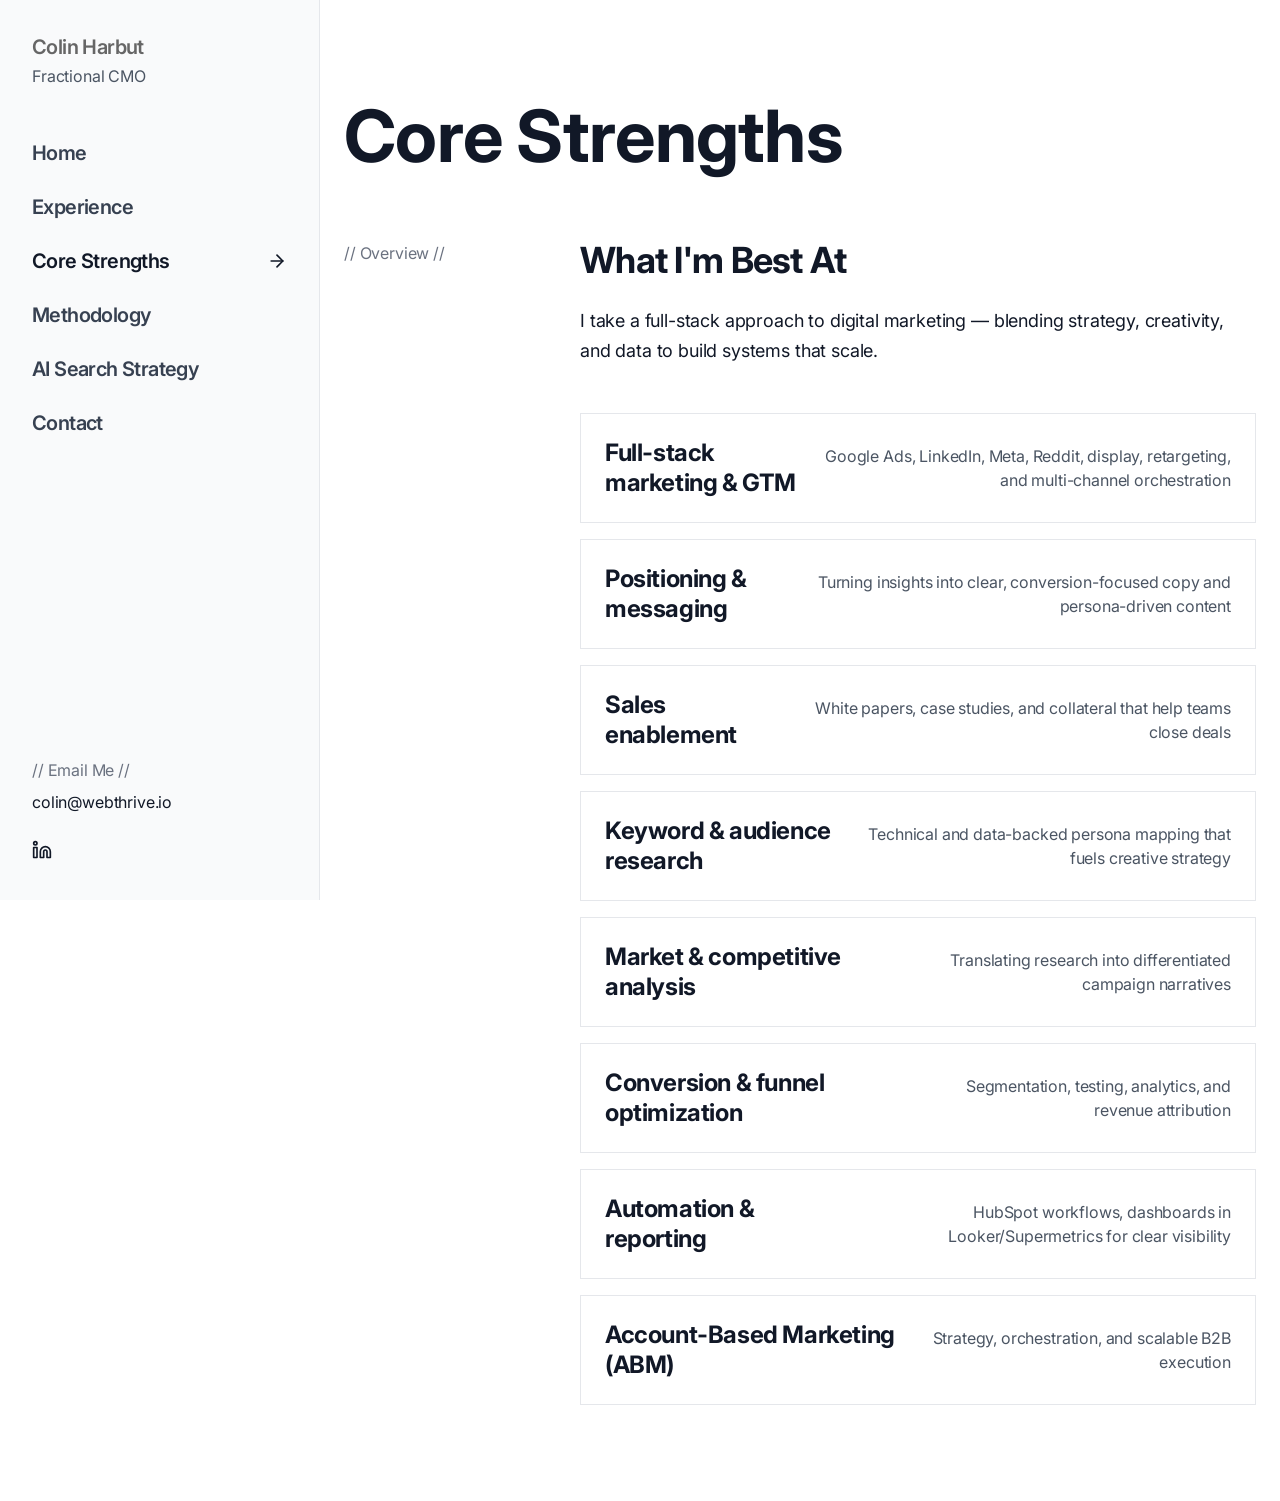
<file: core-strengths/index.html>
<!DOCTYPE html>
<html lang="en">
<head>
<meta charset="utf-8">
<meta name="viewport" content="width=device-width, initial-scale=1">
<title>Core Marketing Strengths - Colin Harbut | Full-Stack Digital Marketing &amp; GTM Expertise</title>
<meta name="description" content="Full-stack marketing capabilities including demand generation across Google Ads, LinkedIn, Meta, and programmatic channels. Expert in positioning &amp; messaging, sales enablement, marketing operations, analytics, and AI-powered LLM search optimization for B2B SaaS companies.">
<meta name="robots" content="noindex, nofollow">
<meta name="googlebot" content="noindex, nofollow">
<link rel="canonical" href="https://www.webthrive.io/core-strengths">
<meta property="og:type" content="website">
<meta property="og:url" content="https://www.webthrive.io/core-strengths">
<meta property="og:title" content="Core Marketing Strengths - Colin Harbut">
<meta property="og:description" content="A full-stack approach to digital marketing.">
<meta property="og:site_name" content="Colin Harbut">
<link rel="preconnect" href="https://fonts.googleapis.com">
<link rel="preconnect" href="https://fonts.gstatic.com" crossorigin>
<link href="https://fonts.googleapis.com/css2?family=Inter:wght@400;500;600;700&display=swap" rel="stylesheet">
<link rel="stylesheet" href="/assets/site.css">
<script>(function(w,d,s,l,i){w[l]=w[l]||[];w[l].push({'gtm.start':
new Date().getTime(),event:'gtm.js'});var f=d.getElementsByTagName(s)[0],
j=d.createElement(s),dl=l!='dataLayer'?'&l='+l:'';j.async=true;j.src=
'https://www.googletagmanager.com/gtm.js?id='+i+dl;f.parentNode.insertBefore(j,f);
})(window,document,'script','dataLayer','GTM-N2G32HR');</script>
</head>
<body>
<noscript><iframe src="https://www.googletagmanager.com/ns.html?id=GTM-N2G32HR" height="0" width="0" style="display:none;visibility:hidden"></iframe></noscript>
<a class="skip" href="#main">Skip to content</a>

<div class="shell">
<header class="m-header">
  <div class="m-header-inner">
    <div>
      <p class="name">Colin Harbut</p>
      <p class="role">Fractional CMO</p>
    </div>
    <button class="m-btn" type="button" data-menu-toggle aria-label="Toggle menu" aria-expanded="false" aria-controls="m-drawer"><svg xmlns="http://www.w3.org/2000/svg" width="24" height="24" viewBox="0 0 24 24" fill="none" stroke="currentColor" stroke-width="2" stroke-linecap="round" stroke-linejoin="round" aria-hidden="true"><line x1="4" x2="20" y1="6" y2="6"/><line x1="4" x2="20" y1="12" y2="12"/><line x1="4" x2="20" y1="18" y2="18"/></svg></button>
  </div>
</header>

<div class="m-overlay" id="m-overlay" data-menu-close aria-hidden="true"></div>

<div class="m-drawer" id="m-drawer">
  <div class="m-drawer-close">
    <button class="m-btn" type="button" data-menu-close aria-label="Close menu"><svg xmlns="http://www.w3.org/2000/svg" width="24" height="24" viewBox="0 0 24 24" fill="none" stroke="currentColor" stroke-width="2" stroke-linecap="round" stroke-linejoin="round" aria-hidden="true"><path d="M18 6 6 18"/><path d="m6 6 12 12"/></svg></button>
  </div>
  <nav class="sb-nav" aria-label="Primary (mobile)">
    <ul>
        <li><a href="/home" data-menu-close><span>Home</span><svg xmlns="http://www.w3.org/2000/svg" width="20" height="20" viewBox="0 0 24 24" fill="none" stroke="currentColor" stroke-width="2" stroke-linecap="round" stroke-linejoin="round" aria-hidden="true"><path d="M5 12h14"/><path d="m12 5 7 7-7 7"/></svg></a></li>
        <li><a href="/professional-experience" data-menu-close><span>Experience</span><svg xmlns="http://www.w3.org/2000/svg" width="20" height="20" viewBox="0 0 24 24" fill="none" stroke="currentColor" stroke-width="2" stroke-linecap="round" stroke-linejoin="round" aria-hidden="true"><path d="M5 12h14"/><path d="m12 5 7 7-7 7"/></svg></a></li>
        <li><a href="/core-strengths" aria-current="page" data-menu-close><span>Core Strengths</span><svg xmlns="http://www.w3.org/2000/svg" width="20" height="20" viewBox="0 0 24 24" fill="none" stroke="currentColor" stroke-width="2" stroke-linecap="round" stroke-linejoin="round" aria-hidden="true"><path d="M5 12h14"/><path d="m12 5 7 7-7 7"/></svg></a></li>
        <li><a href="/methodology" data-menu-close><span>Methodology</span><svg xmlns="http://www.w3.org/2000/svg" width="20" height="20" viewBox="0 0 24 24" fill="none" stroke="currentColor" stroke-width="2" stroke-linecap="round" stroke-linejoin="round" aria-hidden="true"><path d="M5 12h14"/><path d="m12 5 7 7-7 7"/></svg></a></li>
        <li><a href="/ai-search" data-menu-close><span>AI Search Strategy</span><svg xmlns="http://www.w3.org/2000/svg" width="20" height="20" viewBox="0 0 24 24" fill="none" stroke="currentColor" stroke-width="2" stroke-linecap="round" stroke-linejoin="round" aria-hidden="true"><path d="M5 12h14"/><path d="m12 5 7 7-7 7"/></svg></a></li>
        <li><a href="/contact" data-menu-close><span>Contact</span><svg xmlns="http://www.w3.org/2000/svg" width="20" height="20" viewBox="0 0 24 24" fill="none" stroke="currentColor" stroke-width="2" stroke-linecap="round" stroke-linejoin="round" aria-hidden="true"><path d="M5 12h14"/><path d="m12 5 7 7-7 7"/></svg></a></li>
    </ul>
  </nav>
      <div class="sb-foot">
        <div>
          <p class="sb-label">// Email Me //</p>
          <a href="mailto:colin@webthrive.io">colin@webthrive.io</a>
        </div>
        <div>
          <a class="sb-social" href="https://www.linkedin.com/in/colin-harbut-52719112/" target="_blank" rel="noopener noreferrer" aria-label="LinkedIn profile"><svg xmlns="http://www.w3.org/2000/svg" width="20" height="20" viewBox="0 0 24 24" fill="none" stroke="currentColor" stroke-width="2" stroke-linecap="round" stroke-linejoin="round" aria-hidden="true"><path d="M16 8a6 6 0 0 1 6 6v7h-4v-7a2 2 0 0 0-2-2 2 2 0 0 0-2 2v7h-4v-7a6 6 0 0 1 6-6z"/><rect width="4" height="12" x="2" y="9"/><circle cx="4" cy="4" r="2"/></svg></a>
        </div>
      </div>
</div>

<aside class="sidebar">
  <div class="sb-brand">
    <p class="name">Colin Harbut</p>
    <p class="role">Fractional CMO</p>
  </div>
  <nav class="sb-nav" aria-label="Primary">
    <ul>
        <li><a href="/home"><span>Home</span><svg xmlns="http://www.w3.org/2000/svg" width="20" height="20" viewBox="0 0 24 24" fill="none" stroke="currentColor" stroke-width="2" stroke-linecap="round" stroke-linejoin="round" aria-hidden="true"><path d="M5 12h14"/><path d="m12 5 7 7-7 7"/></svg></a></li>
        <li><a href="/professional-experience"><span>Experience</span><svg xmlns="http://www.w3.org/2000/svg" width="20" height="20" viewBox="0 0 24 24" fill="none" stroke="currentColor" stroke-width="2" stroke-linecap="round" stroke-linejoin="round" aria-hidden="true"><path d="M5 12h14"/><path d="m12 5 7 7-7 7"/></svg></a></li>
        <li><a href="/core-strengths" aria-current="page"><span>Core Strengths</span><svg xmlns="http://www.w3.org/2000/svg" width="20" height="20" viewBox="0 0 24 24" fill="none" stroke="currentColor" stroke-width="2" stroke-linecap="round" stroke-linejoin="round" aria-hidden="true"><path d="M5 12h14"/><path d="m12 5 7 7-7 7"/></svg></a></li>
        <li><a href="/methodology"><span>Methodology</span><svg xmlns="http://www.w3.org/2000/svg" width="20" height="20" viewBox="0 0 24 24" fill="none" stroke="currentColor" stroke-width="2" stroke-linecap="round" stroke-linejoin="round" aria-hidden="true"><path d="M5 12h14"/><path d="m12 5 7 7-7 7"/></svg></a></li>
        <li><a href="/ai-search"><span>AI Search Strategy</span><svg xmlns="http://www.w3.org/2000/svg" width="20" height="20" viewBox="0 0 24 24" fill="none" stroke="currentColor" stroke-width="2" stroke-linecap="round" stroke-linejoin="round" aria-hidden="true"><path d="M5 12h14"/><path d="m12 5 7 7-7 7"/></svg></a></li>
        <li><a href="/contact"><span>Contact</span><svg xmlns="http://www.w3.org/2000/svg" width="20" height="20" viewBox="0 0 24 24" fill="none" stroke="currentColor" stroke-width="2" stroke-linecap="round" stroke-linejoin="round" aria-hidden="true"><path d="M5 12h14"/><path d="m12 5 7 7-7 7"/></svg></a></li>
    </ul>
  </nav>
      <div class="sb-foot">
        <div>
          <p class="sb-label">// Email Me //</p>
          <a href="mailto:colin@webthrive.io">colin@webthrive.io</a>
        </div>
        <div>
          <a class="sb-social" href="https://www.linkedin.com/in/colin-harbut-52719112/" target="_blank" rel="noopener noreferrer" aria-label="LinkedIn profile"><svg xmlns="http://www.w3.org/2000/svg" width="20" height="20" viewBox="0 0 24 24" fill="none" stroke="currentColor" stroke-width="2" stroke-linecap="round" stroke-linejoin="round" aria-hidden="true"><path d="M16 8a6 6 0 0 1 6 6v7h-4v-7a2 2 0 0 0-2-2 2 2 0 0 0-2 2v7h-4v-7a6 6 0 0 1 6-6z"/><rect width="4" height="12" x="2" y="9"/><circle cx="4" cy="4" r="2"/></svg></a>
        </div>
      </div>
</aside>

  <main class="content" id="main">
    <section class="section" id="core-strengths">
      <div class="wrap">
        <h2 class="page-title">Core Strengths</h2>

        <div class="row" style="margin-bottom:3rem">
          <div class="label"><p class="label">// Overview //</p></div>
          <div class="body">
            <h3>What I'm Best At</h3>
            <p>I take a full-stack approach to digital marketing &mdash; blending strategy, creativity, and data to build systems that scale.</p>
          </div>
        </div>

        <div class="row">
          <div class="label"></div>
          <div class="body">
            <div class="strengths">
          <div class="strength">
            <h4>Full-stack marketing &amp; GTM</h4>
            <p>Google Ads, LinkedIn, Meta, Reddit, display, retargeting, and multi-channel orchestration</p>
          </div>
          <div class="strength">
            <h4>Positioning &amp; messaging</h4>
            <p>Turning insights into clear, conversion-focused copy and persona-driven content</p>
          </div>
          <div class="strength">
            <h4>Sales enablement</h4>
            <p>White papers, case studies, and collateral that help teams close deals</p>
          </div>
          <div class="strength">
            <h4>Keyword &amp; audience research</h4>
            <p>Technical and data-backed persona mapping that fuels creative strategy</p>
          </div>
          <div class="strength">
            <h4>Market &amp; competitive analysis</h4>
            <p>Translating research into differentiated campaign narratives</p>
          </div>
          <div class="strength">
            <h4>Conversion &amp; funnel optimization</h4>
            <p>Segmentation, testing, analytics, and revenue attribution</p>
          </div>
          <div class="strength">
            <h4>Automation &amp; reporting</h4>
            <p>HubSpot workflows, dashboards in Looker/Supermetrics for clear visibility</p>
          </div>
          <div class="strength">
            <h4>Account-Based Marketing (ABM)</h4>
            <p>Strategy, orchestration, and scalable B2B execution</p>
          </div>
            </div>
          </div>
        </div>
      </div>
    </section>

  </main>
</div>

<script src="/assets/site.js"></script>
</body>
</html>
</file>
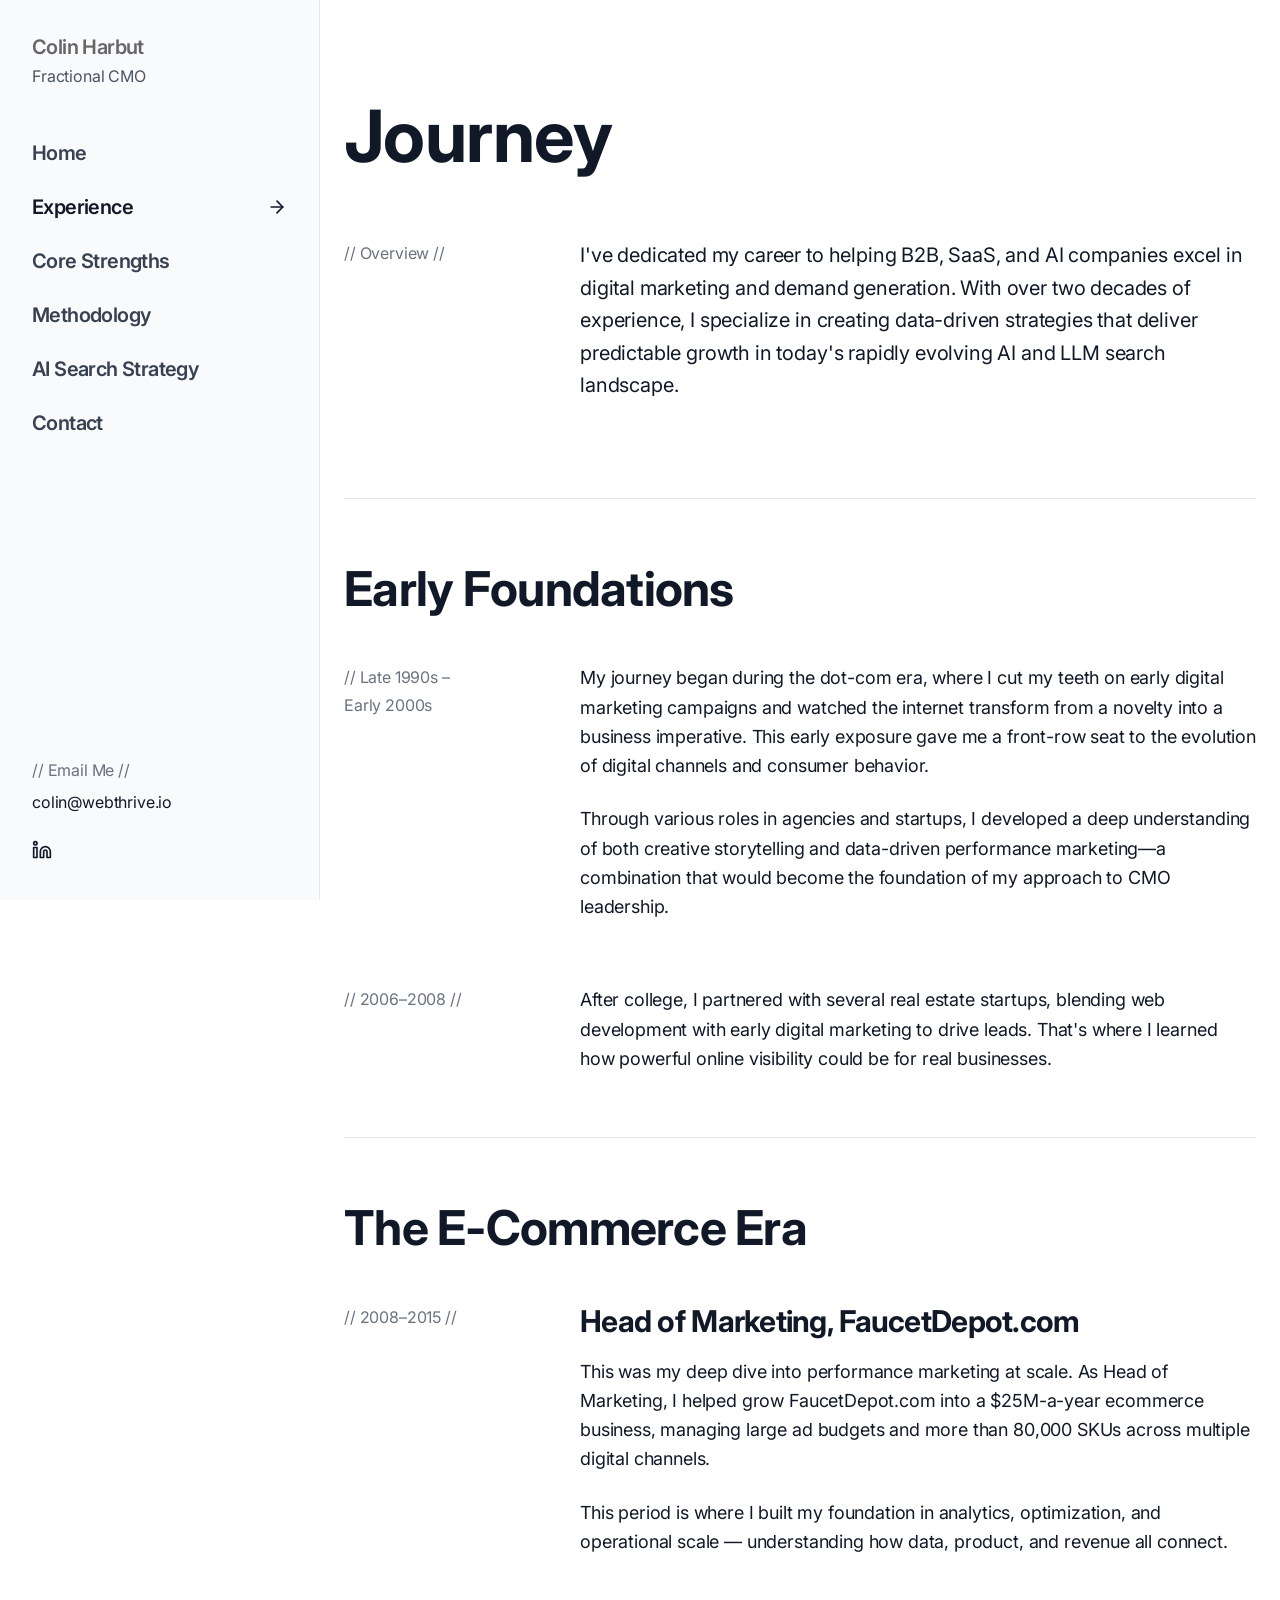
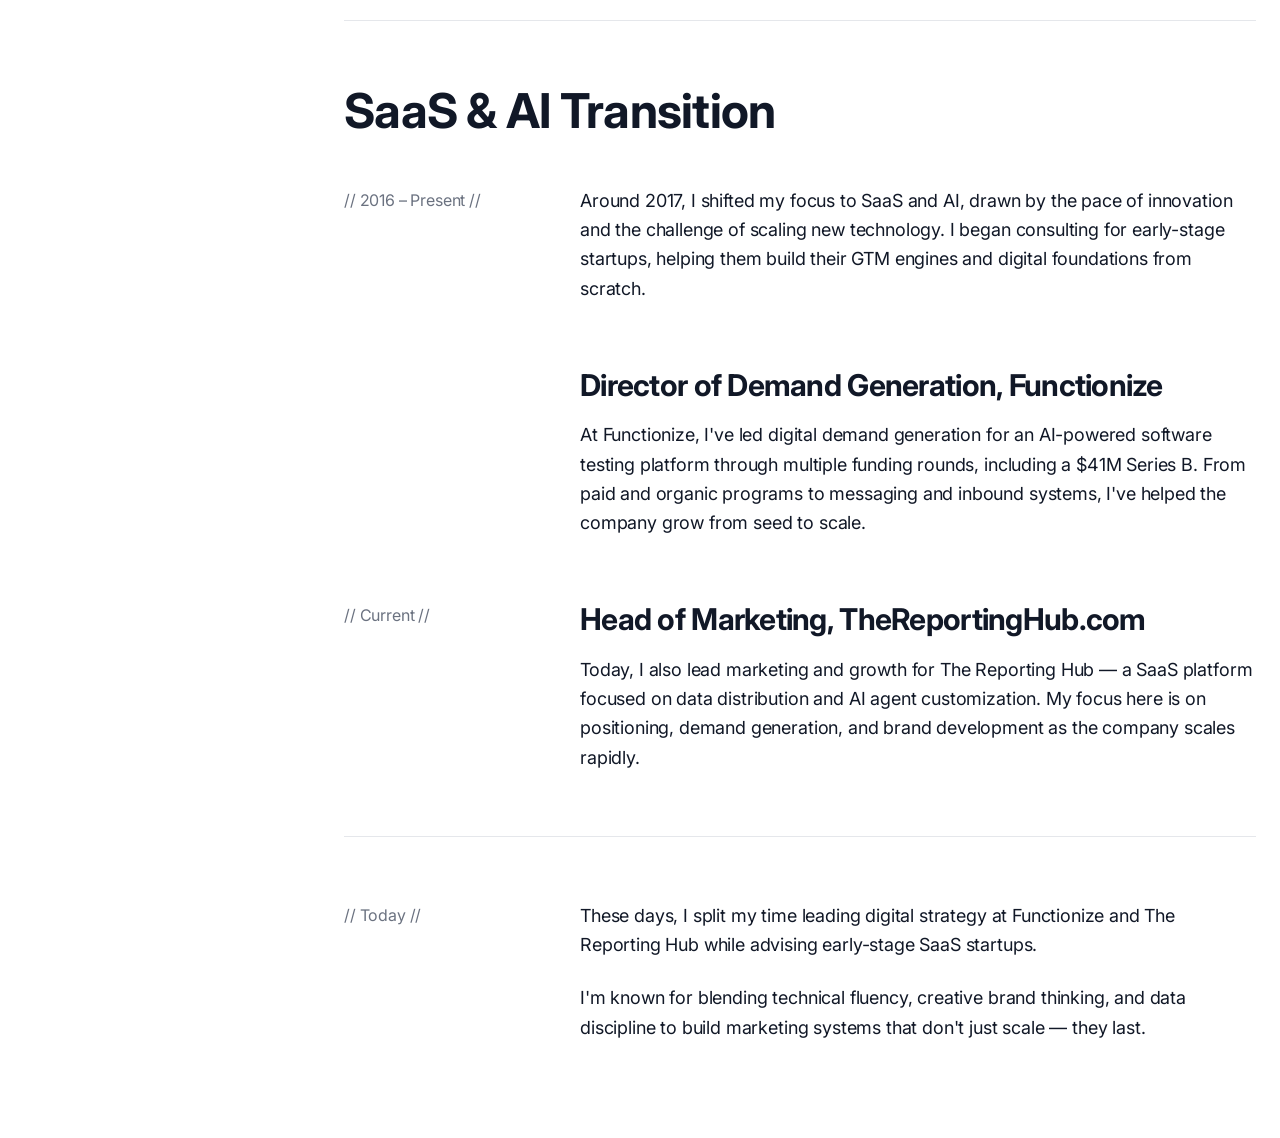
<file: experience/index.html>
<!DOCTYPE html>
<html lang="en">
<head>
<meta charset="utf-8">
<meta name="viewport" content="width=device-width, initial-scale=1">
<title>My Journey - Colin Harbut | 20+ Years in Digital Marketing, SaaS &amp; AI Growth</title>
<meta name="description" content="Two decades of digital marketing leadership across B2B SaaS, AI technology, financial services, ecommerce, and demand generation. From early search engine marketing to modern LLM optimization and programmatic advertising at scale.">
<meta name="robots" content="noindex, nofollow">
<meta name="googlebot" content="noindex, nofollow">
<link rel="canonical" href="https://www.webthrive.io/experience">
<meta property="og:type" content="website">
<meta property="og:url" content="https://www.webthrive.io/experience">
<meta property="og:title" content="My Journey - Colin Harbut">
<meta property="og:description" content="Two decades of digital marketing leadership.">
<meta property="og:site_name" content="Colin Harbut">
<link rel="preconnect" href="https://fonts.googleapis.com">
<link rel="preconnect" href="https://fonts.gstatic.com" crossorigin>
<link href="https://fonts.googleapis.com/css2?family=Inter:wght@400;500;600;700&display=swap" rel="stylesheet">
<link rel="stylesheet" href="/assets/site.css">
<script>(function(w,d,s,l,i){w[l]=w[l]||[];w[l].push({'gtm.start':
new Date().getTime(),event:'gtm.js'});var f=d.getElementsByTagName(s)[0],
j=d.createElement(s),dl=l!='dataLayer'?'&l='+l:'';j.async=true;j.src=
'https://www.googletagmanager.com/gtm.js?id='+i+dl;f.parentNode.insertBefore(j,f);
})(window,document,'script','dataLayer','GTM-N2G32HR');</script>
</head>
<body>
<noscript><iframe src="https://www.googletagmanager.com/ns.html?id=GTM-N2G32HR" height="0" width="0" style="display:none;visibility:hidden"></iframe></noscript>
<a class="skip" href="#main">Skip to content</a>

<div class="shell">
<header class="m-header">
  <div class="m-header-inner">
    <div>
      <p class="name">Colin Harbut</p>
      <p class="role">Fractional CMO</p>
    </div>
    <button class="m-btn" type="button" data-menu-toggle aria-label="Toggle menu" aria-expanded="false" aria-controls="m-drawer"><svg xmlns="http://www.w3.org/2000/svg" width="24" height="24" viewBox="0 0 24 24" fill="none" stroke="currentColor" stroke-width="2" stroke-linecap="round" stroke-linejoin="round" aria-hidden="true"><line x1="4" x2="20" y1="6" y2="6"/><line x1="4" x2="20" y1="12" y2="12"/><line x1="4" x2="20" y1="18" y2="18"/></svg></button>
  </div>
</header>

<div class="m-overlay" id="m-overlay" data-menu-close aria-hidden="true"></div>

<div class="m-drawer" id="m-drawer">
  <div class="m-drawer-close">
    <button class="m-btn" type="button" data-menu-close aria-label="Close menu"><svg xmlns="http://www.w3.org/2000/svg" width="24" height="24" viewBox="0 0 24 24" fill="none" stroke="currentColor" stroke-width="2" stroke-linecap="round" stroke-linejoin="round" aria-hidden="true"><path d="M18 6 6 18"/><path d="m6 6 12 12"/></svg></button>
  </div>
  <nav class="sb-nav" aria-label="Primary (mobile)">
    <ul>
        <li><a href="/home" data-menu-close><span>Home</span><svg xmlns="http://www.w3.org/2000/svg" width="20" height="20" viewBox="0 0 24 24" fill="none" stroke="currentColor" stroke-width="2" stroke-linecap="round" stroke-linejoin="round" aria-hidden="true"><path d="M5 12h14"/><path d="m12 5 7 7-7 7"/></svg></a></li>
        <li><a href="/professional-experience" aria-current="page" data-menu-close><span>Experience</span><svg xmlns="http://www.w3.org/2000/svg" width="20" height="20" viewBox="0 0 24 24" fill="none" stroke="currentColor" stroke-width="2" stroke-linecap="round" stroke-linejoin="round" aria-hidden="true"><path d="M5 12h14"/><path d="m12 5 7 7-7 7"/></svg></a></li>
        <li><a href="/core-strengths" data-menu-close><span>Core Strengths</span><svg xmlns="http://www.w3.org/2000/svg" width="20" height="20" viewBox="0 0 24 24" fill="none" stroke="currentColor" stroke-width="2" stroke-linecap="round" stroke-linejoin="round" aria-hidden="true"><path d="M5 12h14"/><path d="m12 5 7 7-7 7"/></svg></a></li>
        <li><a href="/methodology" data-menu-close><span>Methodology</span><svg xmlns="http://www.w3.org/2000/svg" width="20" height="20" viewBox="0 0 24 24" fill="none" stroke="currentColor" stroke-width="2" stroke-linecap="round" stroke-linejoin="round" aria-hidden="true"><path d="M5 12h14"/><path d="m12 5 7 7-7 7"/></svg></a></li>
        <li><a href="/ai-search" data-menu-close><span>AI Search Strategy</span><svg xmlns="http://www.w3.org/2000/svg" width="20" height="20" viewBox="0 0 24 24" fill="none" stroke="currentColor" stroke-width="2" stroke-linecap="round" stroke-linejoin="round" aria-hidden="true"><path d="M5 12h14"/><path d="m12 5 7 7-7 7"/></svg></a></li>
        <li><a href="/contact" data-menu-close><span>Contact</span><svg xmlns="http://www.w3.org/2000/svg" width="20" height="20" viewBox="0 0 24 24" fill="none" stroke="currentColor" stroke-width="2" stroke-linecap="round" stroke-linejoin="round" aria-hidden="true"><path d="M5 12h14"/><path d="m12 5 7 7-7 7"/></svg></a></li>
    </ul>
  </nav>
      <div class="sb-foot">
        <div>
          <p class="sb-label">// Email Me //</p>
          <a href="mailto:colin@webthrive.io">colin@webthrive.io</a>
        </div>
        <div>
          <a class="sb-social" href="https://www.linkedin.com/in/colin-harbut-52719112/" target="_blank" rel="noopener noreferrer" aria-label="LinkedIn profile"><svg xmlns="http://www.w3.org/2000/svg" width="20" height="20" viewBox="0 0 24 24" fill="none" stroke="currentColor" stroke-width="2" stroke-linecap="round" stroke-linejoin="round" aria-hidden="true"><path d="M16 8a6 6 0 0 1 6 6v7h-4v-7a2 2 0 0 0-2-2 2 2 0 0 0-2 2v7h-4v-7a6 6 0 0 1 6-6z"/><rect width="4" height="12" x="2" y="9"/><circle cx="4" cy="4" r="2"/></svg></a>
        </div>
      </div>
</div>

<aside class="sidebar">
  <div class="sb-brand">
    <p class="name">Colin Harbut</p>
    <p class="role">Fractional CMO</p>
  </div>
  <nav class="sb-nav" aria-label="Primary">
    <ul>
        <li><a href="/home"><span>Home</span><svg xmlns="http://www.w3.org/2000/svg" width="20" height="20" viewBox="0 0 24 24" fill="none" stroke="currentColor" stroke-width="2" stroke-linecap="round" stroke-linejoin="round" aria-hidden="true"><path d="M5 12h14"/><path d="m12 5 7 7-7 7"/></svg></a></li>
        <li><a href="/professional-experience" aria-current="page"><span>Experience</span><svg xmlns="http://www.w3.org/2000/svg" width="20" height="20" viewBox="0 0 24 24" fill="none" stroke="currentColor" stroke-width="2" stroke-linecap="round" stroke-linejoin="round" aria-hidden="true"><path d="M5 12h14"/><path d="m12 5 7 7-7 7"/></svg></a></li>
        <li><a href="/core-strengths"><span>Core Strengths</span><svg xmlns="http://www.w3.org/2000/svg" width="20" height="20" viewBox="0 0 24 24" fill="none" stroke="currentColor" stroke-width="2" stroke-linecap="round" stroke-linejoin="round" aria-hidden="true"><path d="M5 12h14"/><path d="m12 5 7 7-7 7"/></svg></a></li>
        <li><a href="/methodology"><span>Methodology</span><svg xmlns="http://www.w3.org/2000/svg" width="20" height="20" viewBox="0 0 24 24" fill="none" stroke="currentColor" stroke-width="2" stroke-linecap="round" stroke-linejoin="round" aria-hidden="true"><path d="M5 12h14"/><path d="m12 5 7 7-7 7"/></svg></a></li>
        <li><a href="/ai-search"><span>AI Search Strategy</span><svg xmlns="http://www.w3.org/2000/svg" width="20" height="20" viewBox="0 0 24 24" fill="none" stroke="currentColor" stroke-width="2" stroke-linecap="round" stroke-linejoin="round" aria-hidden="true"><path d="M5 12h14"/><path d="m12 5 7 7-7 7"/></svg></a></li>
        <li><a href="/contact"><span>Contact</span><svg xmlns="http://www.w3.org/2000/svg" width="20" height="20" viewBox="0 0 24 24" fill="none" stroke="currentColor" stroke-width="2" stroke-linecap="round" stroke-linejoin="round" aria-hidden="true"><path d="M5 12h14"/><path d="m12 5 7 7-7 7"/></svg></a></li>
    </ul>
  </nav>
      <div class="sb-foot">
        <div>
          <p class="sb-label">// Email Me //</p>
          <a href="mailto:colin@webthrive.io">colin@webthrive.io</a>
        </div>
        <div>
          <a class="sb-social" href="https://www.linkedin.com/in/colin-harbut-52719112/" target="_blank" rel="noopener noreferrer" aria-label="LinkedIn profile"><svg xmlns="http://www.w3.org/2000/svg" width="20" height="20" viewBox="0 0 24 24" fill="none" stroke="currentColor" stroke-width="2" stroke-linecap="round" stroke-linejoin="round" aria-hidden="true"><path d="M16 8a6 6 0 0 1 6 6v7h-4v-7a2 2 0 0 0-2-2 2 2 0 0 0-2 2v7h-4v-7a6 6 0 0 1 6-6z"/><rect width="4" height="12" x="2" y="9"/><circle cx="4" cy="4" r="2"/></svg></a>
        </div>
      </div>
</aside>

  <main class="content" id="main">
    <section class="section" id="experience">
      <div class="wrap">
        <h2 class="page-title">Journey</h2>

        <div class="row row-gap-lg">
          <div class="label"><p class="label">// Overview //</p></div>
          <div class="body">
            <p class="lead">I've dedicated my career to helping B2B, SaaS, and AI companies excel in digital marketing and demand generation. With over two decades of experience, I specialize in creating data-driven strategies that deliver predictable growth in today's rapidly evolving AI and LLM search landscape.</p>
          </div>
        </div>

        <div class="divide-first">
          <h3 class="group-title">Early Foundations</h3>

          <div class="row row-gap-md">
            <div class="label"><p class="label">// Late 1990s &ndash;<br>Early 2000s</p></div>
            <div class="body stack">
              <p>My journey began during the dot-com era, where I cut my teeth on early digital marketing campaigns and watched the internet transform from a novelty into a business imperative. This early exposure gave me a front-row seat to the evolution of digital channels and consumer behavior.</p>
              <p>Through various roles in agencies and startups, I developed a deep understanding of both creative storytelling and data-driven performance marketing&mdash;a combination that would become the foundation of my approach to CMO leadership.</p>
            </div>
          </div>

          <div class="row">
            <div class="label"><p class="label">// 2006&ndash;2008 //</p></div>
            <div class="body">
              <p>After college, I partnered with several real estate startups, blending web development with early digital marketing to drive leads. That's where I learned how powerful online visibility could be for real businesses.</p>
            </div>
          </div>
        </div>

        <div class="divide">
          <h3 class="group-title">The E-Commerce Era</h3>
          <div class="row">
            <div class="label"><p class="label">// 2008&ndash;2015 //</p></div>
            <div class="body">
              <h4>Head of Marketing, FaucetDepot.com</h4>
              <p>This was my deep dive into performance marketing at scale. As Head of Marketing, I helped grow FaucetDepot.com into a $25M-a-year ecommerce business, managing large ad budgets and more than 80,000 SKUs across multiple digital channels.</p>
              <p>This period is where I built my foundation in analytics, optimization, and operational scale &mdash; understanding how data, product, and revenue all connect.</p>
            </div>
          </div>
        </div>

        <div class="divide">
          <h3 class="group-title">SaaS &amp; AI Transition</h3>

          <div class="row row-gap-md">
            <div class="label"><p class="label">// 2016 &ndash; Present //</p></div>
            <div class="body">
              <p>Around 2017, I shifted my focus to SaaS and AI, drawn by the pace of innovation and the challenge of scaling new technology. I began consulting for early-stage startups, helping them build their GTM engines and digital foundations from scratch.</p>
            </div>
          </div>

          <div class="row row-gap-md">
            <div class="label"></div>
            <div class="body">
              <h4>Director of Demand Generation, Functionize</h4>
              <p>At Functionize, I've led digital demand generation for an AI-powered software testing platform through multiple funding rounds, including a $41M Series B. From paid and organic programs to messaging and inbound systems, I've helped the company grow from seed to scale.</p>
            </div>
          </div>

          <div class="row">
            <div class="label"><p class="label">// Current //</p></div>
            <div class="body">
              <h4>Head of Marketing, TheReportingHub.com</h4>
              <p>Today, I also lead marketing and growth for The Reporting Hub &mdash; a SaaS platform focused on data distribution and AI agent customization. My focus here is on positioning, demand generation, and brand development as the company scales rapidly.</p>
            </div>
          </div>
        </div>

        <div class="divide">
          <div class="row">
            <div class="label"><p class="label">// Today //</p></div>
            <div class="body stack">
              <p>These days, I split my time leading digital strategy at Functionize and The Reporting Hub while advising early-stage SaaS startups.</p>
              <p>I'm known for blending technical fluency, creative brand thinking, and data discipline to build marketing systems that don't just scale &mdash; they last.</p>
            </div>
          </div>
        </div>
      </div>
    </section>

  </main>
</div>

<script src="/assets/site.js"></script>
</body>
</html>
</file>
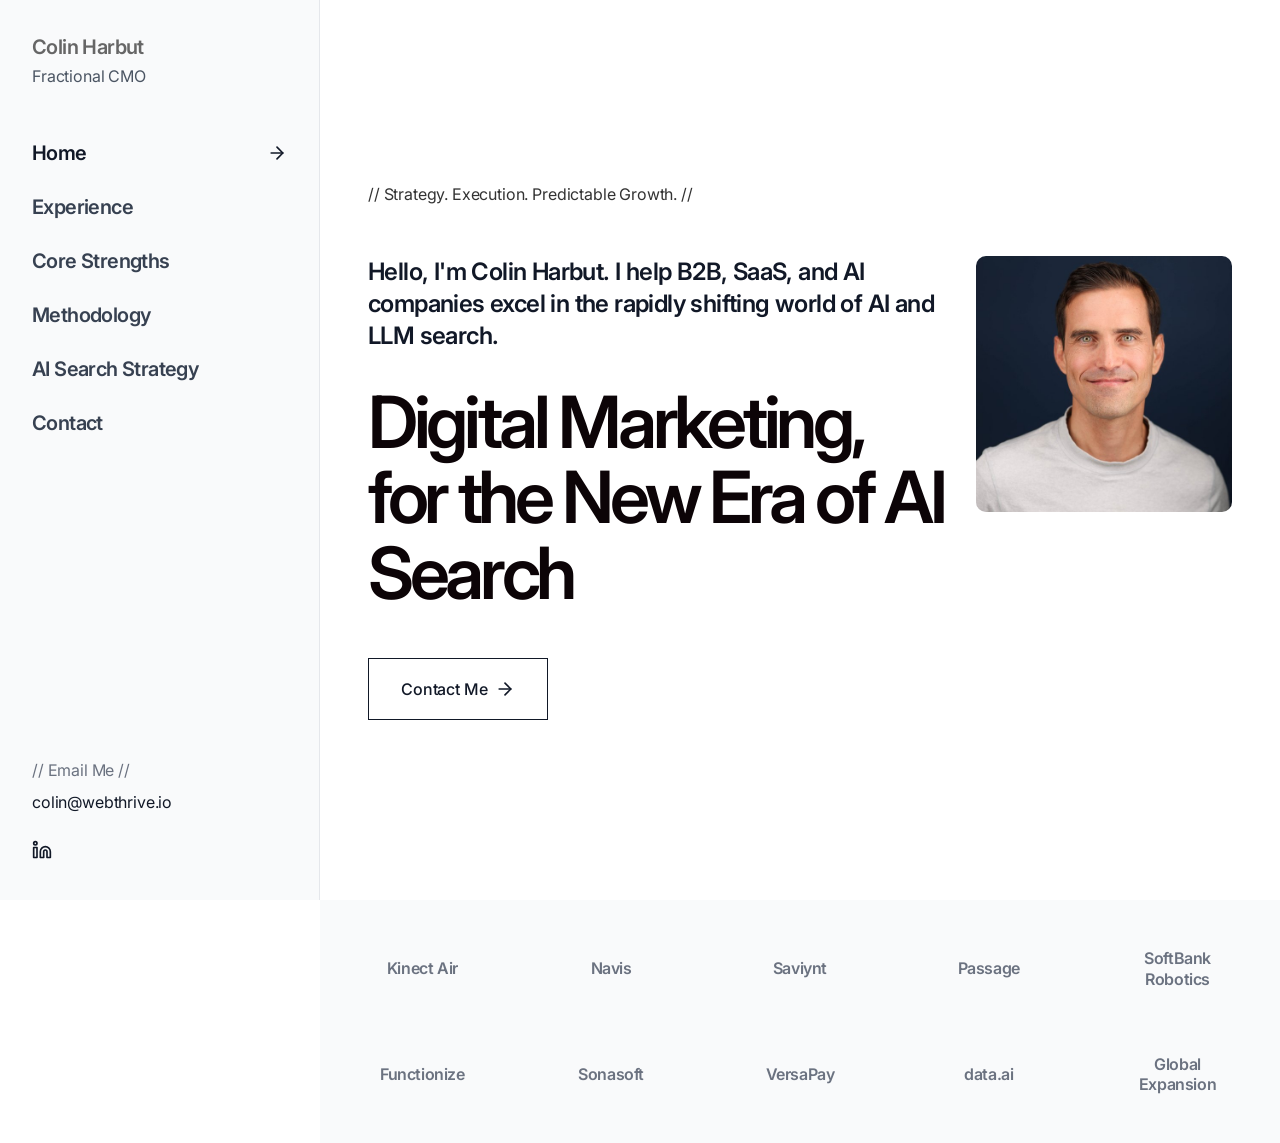
<file: home/index.html>
<!DOCTYPE html>
<html lang="en">
<head>
<meta charset="utf-8">
<meta name="viewport" content="width=device-width, initial-scale=1">
<title>Colin Harbut - Fractional CMO Portfolio | B2B SaaS Marketing Strategy &amp; AI Search Expertise</title>
<meta name="description" content="Experienced fractional CMO for B2B SaaS and AI companies. Proven track record with Functionize, TheReportingHub, and leading technology brands. Specializing in demand generation, AI search optimization, and data-driven growth strategies.">
<meta name="robots" content="noindex, nofollow">
<meta name="googlebot" content="noindex, nofollow">
<link rel="canonical" href="https://www.webthrive.io/home">
<meta property="og:type" content="website">
<meta property="og:url" content="https://www.webthrive.io/home">
<meta property="og:title" content="Colin Harbut - Fractional CMO Portfolio">
<meta property="og:description" content="Digital marketing for the new era of AI search.">
<meta property="og:site_name" content="Colin Harbut">
<link rel="preconnect" href="https://fonts.googleapis.com">
<link rel="preconnect" href="https://fonts.gstatic.com" crossorigin>
<link href="https://fonts.googleapis.com/css2?family=Inter:wght@400;500;600;700&display=swap" rel="stylesheet">
<link rel="stylesheet" href="/assets/site.css">
<script>(function(w,d,s,l,i){w[l]=w[l]||[];w[l].push({'gtm.start':
new Date().getTime(),event:'gtm.js'});var f=d.getElementsByTagName(s)[0],
j=d.createElement(s),dl=l!='dataLayer'?'&l='+l:'';j.async=true;j.src=
'https://www.googletagmanager.com/gtm.js?id='+i+dl;f.parentNode.insertBefore(j,f);
})(window,document,'script','dataLayer','GTM-N2G32HR');</script>
</head>
<body>
<noscript><iframe src="https://www.googletagmanager.com/ns.html?id=GTM-N2G32HR" height="0" width="0" style="display:none;visibility:hidden"></iframe></noscript>
<a class="skip" href="#main">Skip to content</a>

<div class="shell">
<header class="m-header">
  <div class="m-header-inner">
    <div>
      <p class="name">Colin Harbut</p>
      <p class="role">Fractional CMO</p>
    </div>
    <button class="m-btn" type="button" data-menu-toggle aria-label="Toggle menu" aria-expanded="false" aria-controls="m-drawer"><svg xmlns="http://www.w3.org/2000/svg" width="24" height="24" viewBox="0 0 24 24" fill="none" stroke="currentColor" stroke-width="2" stroke-linecap="round" stroke-linejoin="round" aria-hidden="true"><line x1="4" x2="20" y1="6" y2="6"/><line x1="4" x2="20" y1="12" y2="12"/><line x1="4" x2="20" y1="18" y2="18"/></svg></button>
  </div>
</header>

<div class="m-overlay" id="m-overlay" data-menu-close aria-hidden="true"></div>

<div class="m-drawer" id="m-drawer">
  <div class="m-drawer-close">
    <button class="m-btn" type="button" data-menu-close aria-label="Close menu"><svg xmlns="http://www.w3.org/2000/svg" width="24" height="24" viewBox="0 0 24 24" fill="none" stroke="currentColor" stroke-width="2" stroke-linecap="round" stroke-linejoin="round" aria-hidden="true"><path d="M18 6 6 18"/><path d="m6 6 12 12"/></svg></button>
  </div>
  <nav class="sb-nav" aria-label="Primary (mobile)">
    <ul>
        <li><a href="/home" aria-current="page" data-menu-close><span>Home</span><svg xmlns="http://www.w3.org/2000/svg" width="20" height="20" viewBox="0 0 24 24" fill="none" stroke="currentColor" stroke-width="2" stroke-linecap="round" stroke-linejoin="round" aria-hidden="true"><path d="M5 12h14"/><path d="m12 5 7 7-7 7"/></svg></a></li>
        <li><a href="/professional-experience" data-menu-close><span>Experience</span><svg xmlns="http://www.w3.org/2000/svg" width="20" height="20" viewBox="0 0 24 24" fill="none" stroke="currentColor" stroke-width="2" stroke-linecap="round" stroke-linejoin="round" aria-hidden="true"><path d="M5 12h14"/><path d="m12 5 7 7-7 7"/></svg></a></li>
        <li><a href="/core-strengths" data-menu-close><span>Core Strengths</span><svg xmlns="http://www.w3.org/2000/svg" width="20" height="20" viewBox="0 0 24 24" fill="none" stroke="currentColor" stroke-width="2" stroke-linecap="round" stroke-linejoin="round" aria-hidden="true"><path d="M5 12h14"/><path d="m12 5 7 7-7 7"/></svg></a></li>
        <li><a href="/methodology" data-menu-close><span>Methodology</span><svg xmlns="http://www.w3.org/2000/svg" width="20" height="20" viewBox="0 0 24 24" fill="none" stroke="currentColor" stroke-width="2" stroke-linecap="round" stroke-linejoin="round" aria-hidden="true"><path d="M5 12h14"/><path d="m12 5 7 7-7 7"/></svg></a></li>
        <li><a href="/ai-search" data-menu-close><span>AI Search Strategy</span><svg xmlns="http://www.w3.org/2000/svg" width="20" height="20" viewBox="0 0 24 24" fill="none" stroke="currentColor" stroke-width="2" stroke-linecap="round" stroke-linejoin="round" aria-hidden="true"><path d="M5 12h14"/><path d="m12 5 7 7-7 7"/></svg></a></li>
        <li><a href="/contact" data-menu-close><span>Contact</span><svg xmlns="http://www.w3.org/2000/svg" width="20" height="20" viewBox="0 0 24 24" fill="none" stroke="currentColor" stroke-width="2" stroke-linecap="round" stroke-linejoin="round" aria-hidden="true"><path d="M5 12h14"/><path d="m12 5 7 7-7 7"/></svg></a></li>
    </ul>
  </nav>
      <div class="sb-foot">
        <div>
          <p class="sb-label">// Email Me //</p>
          <a href="mailto:colin@webthrive.io">colin@webthrive.io</a>
        </div>
        <div>
          <a class="sb-social" href="https://www.linkedin.com/in/colin-harbut-52719112/" target="_blank" rel="noopener noreferrer" aria-label="LinkedIn profile"><svg xmlns="http://www.w3.org/2000/svg" width="20" height="20" viewBox="0 0 24 24" fill="none" stroke="currentColor" stroke-width="2" stroke-linecap="round" stroke-linejoin="round" aria-hidden="true"><path d="M16 8a6 6 0 0 1 6 6v7h-4v-7a2 2 0 0 0-2-2 2 2 0 0 0-2 2v7h-4v-7a6 6 0 0 1 6-6z"/><rect width="4" height="12" x="2" y="9"/><circle cx="4" cy="4" r="2"/></svg></a>
        </div>
      </div>
</div>

<aside class="sidebar">
  <div class="sb-brand">
    <p class="name">Colin Harbut</p>
    <p class="role">Fractional CMO</p>
  </div>
  <nav class="sb-nav" aria-label="Primary">
    <ul>
        <li><a href="/home" aria-current="page"><span>Home</span><svg xmlns="http://www.w3.org/2000/svg" width="20" height="20" viewBox="0 0 24 24" fill="none" stroke="currentColor" stroke-width="2" stroke-linecap="round" stroke-linejoin="round" aria-hidden="true"><path d="M5 12h14"/><path d="m12 5 7 7-7 7"/></svg></a></li>
        <li><a href="/professional-experience"><span>Experience</span><svg xmlns="http://www.w3.org/2000/svg" width="20" height="20" viewBox="0 0 24 24" fill="none" stroke="currentColor" stroke-width="2" stroke-linecap="round" stroke-linejoin="round" aria-hidden="true"><path d="M5 12h14"/><path d="m12 5 7 7-7 7"/></svg></a></li>
        <li><a href="/core-strengths"><span>Core Strengths</span><svg xmlns="http://www.w3.org/2000/svg" width="20" height="20" viewBox="0 0 24 24" fill="none" stroke="currentColor" stroke-width="2" stroke-linecap="round" stroke-linejoin="round" aria-hidden="true"><path d="M5 12h14"/><path d="m12 5 7 7-7 7"/></svg></a></li>
        <li><a href="/methodology"><span>Methodology</span><svg xmlns="http://www.w3.org/2000/svg" width="20" height="20" viewBox="0 0 24 24" fill="none" stroke="currentColor" stroke-width="2" stroke-linecap="round" stroke-linejoin="round" aria-hidden="true"><path d="M5 12h14"/><path d="m12 5 7 7-7 7"/></svg></a></li>
        <li><a href="/ai-search"><span>AI Search Strategy</span><svg xmlns="http://www.w3.org/2000/svg" width="20" height="20" viewBox="0 0 24 24" fill="none" stroke="currentColor" stroke-width="2" stroke-linecap="round" stroke-linejoin="round" aria-hidden="true"><path d="M5 12h14"/><path d="m12 5 7 7-7 7"/></svg></a></li>
        <li><a href="/contact"><span>Contact</span><svg xmlns="http://www.w3.org/2000/svg" width="20" height="20" viewBox="0 0 24 24" fill="none" stroke="currentColor" stroke-width="2" stroke-linecap="round" stroke-linejoin="round" aria-hidden="true"><path d="M5 12h14"/><path d="m12 5 7 7-7 7"/></svg></a></li>
    </ul>
  </nav>
      <div class="sb-foot">
        <div>
          <p class="sb-label">// Email Me //</p>
          <a href="mailto:colin@webthrive.io">colin@webthrive.io</a>
        </div>
        <div>
          <a class="sb-social" href="https://www.linkedin.com/in/colin-harbut-52719112/" target="_blank" rel="noopener noreferrer" aria-label="LinkedIn profile"><svg xmlns="http://www.w3.org/2000/svg" width="20" height="20" viewBox="0 0 24 24" fill="none" stroke="currentColor" stroke-width="2" stroke-linecap="round" stroke-linejoin="round" aria-hidden="true"><path d="M16 8a6 6 0 0 1 6 6v7h-4v-7a2 2 0 0 0-2-2 2 2 0 0 0-2 2v7h-4v-7a6 6 0 0 1 6-6z"/><rect width="4" height="12" x="2" y="9"/><circle cx="4" cy="4" r="2"/></svg></a>
        </div>
      </div>
</aside>

  <main class="content" id="main">
    <section class="hero" id="hero">
      <div class="hero-inner">
        <p class="hero-tag">// Strategy. Execution. Predictable Growth. //</p>

        <div class="hero-top">
          <div class="hero-copy">
            <p class="hero-intro">Hello, I'm Colin Harbut. I help B2B, SaaS, and AI companies excel in the rapidly shifting world of AI and LLM search.</p>
            <h1>Digital Marketing, for the New Era of AI Search</h1>
          </div>

          <div class="hero-photo">
            <img src="/images/colin-harbut.jpg"
                 srcset="/images/colin-harbut.jpg 600w, /images/colin-harbut@2x.jpg 1200w"
                 sizes="256px"
                 alt="Colin Harbut" width="256" height="256" loading="eager">
          </div>
        </div>

        <div class="hero-actions">
          <a class="btn" href="/contact">Contact Me <svg xmlns="http://www.w3.org/2000/svg" width="20" height="20" viewBox="0 0 24 24" fill="none" stroke="currentColor" stroke-width="2" stroke-linecap="round" stroke-linejoin="round" aria-hidden="true"><path d="M5 12h14"/><path d="m12 5 7 7-7 7"/></svg></a>
        </div>
      </div>
    </section>

    <section class="clients" id="projects" aria-label="Selected clients">
      <div class="wrap">
        <div class="clients-grid">
        <span>Kinect Air</span>
        <span>Navis</span>
        <span>Saviynt</span>
        <span>Passage</span>
        <span>SoftBank Robotics</span>
        <span>Functionize</span>
        <span>Sonasoft</span>
        <span>VersaPay</span>
        <span>data.ai</span>
        <span>Global Expansion</span>
        </div>
      </div>
    </section>

  </main>
</div>

<script src="/assets/site.js"></script>
</body>
</html>
</file>
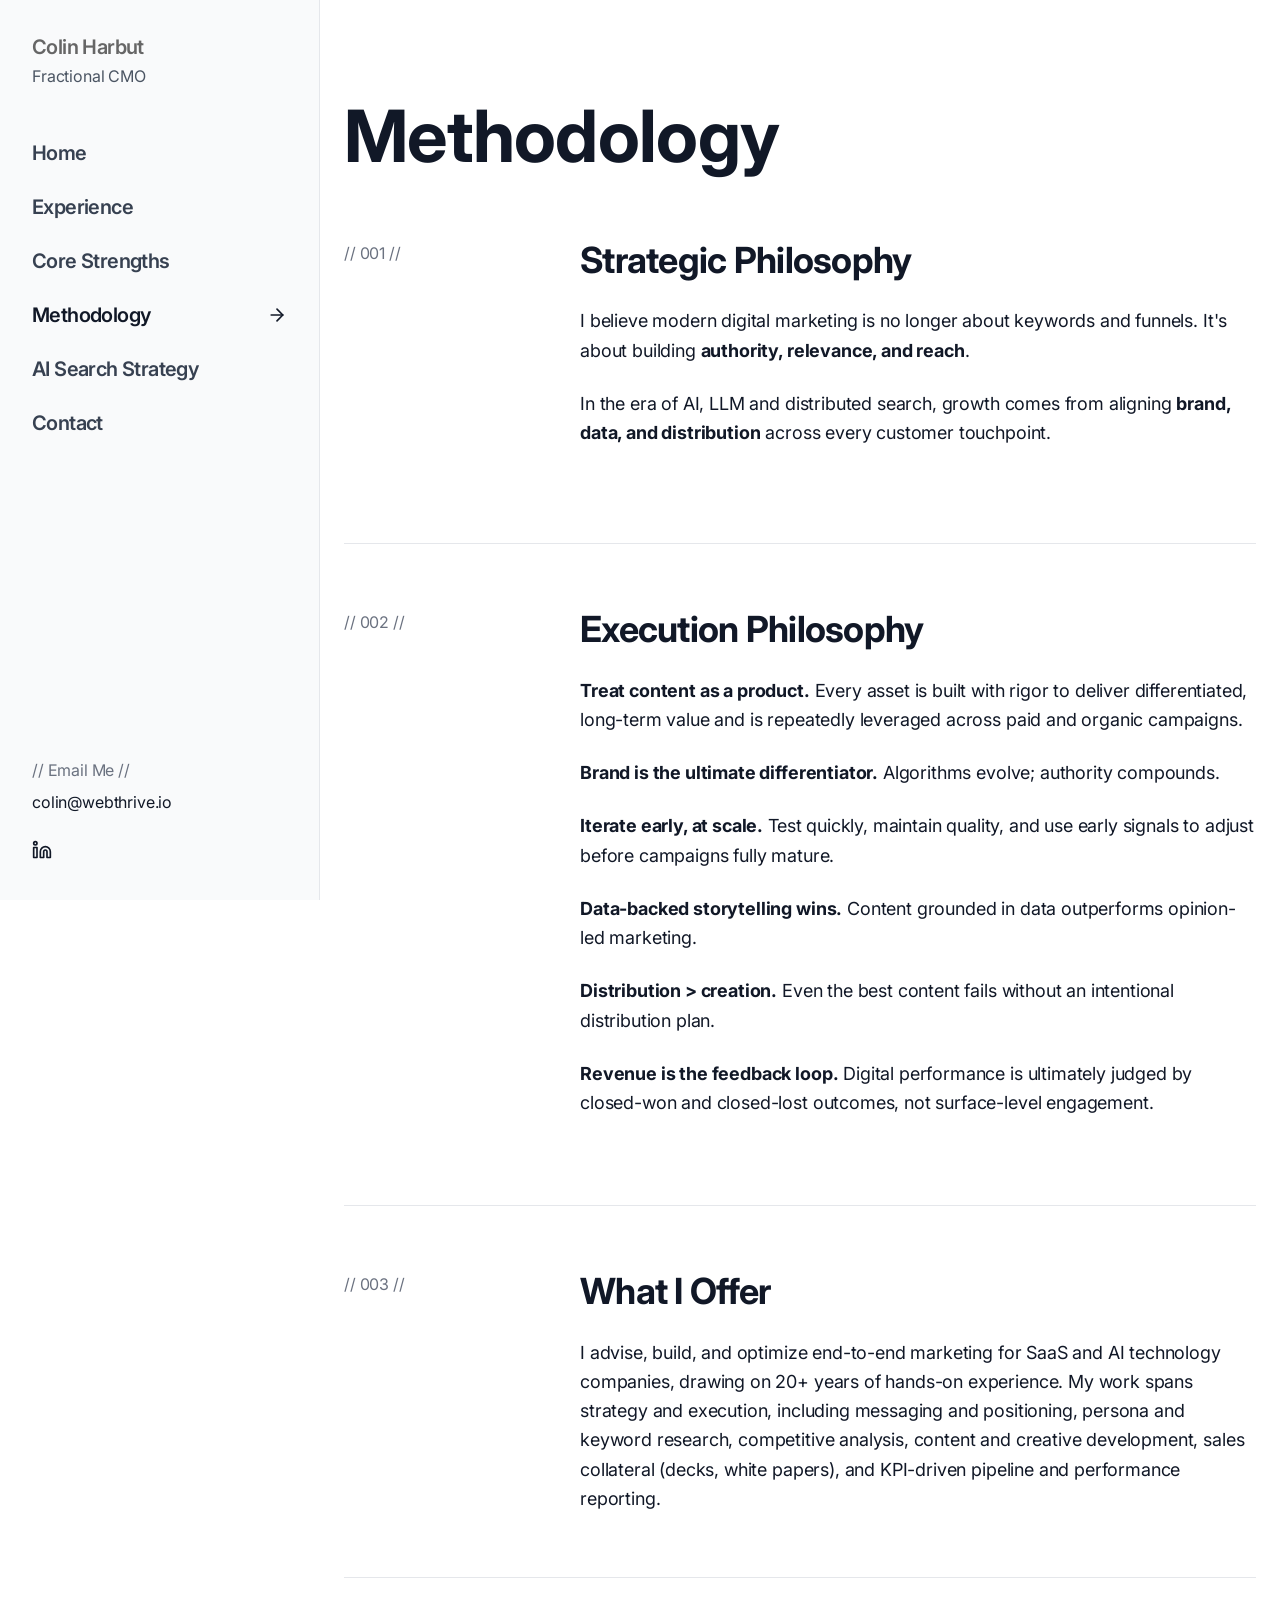
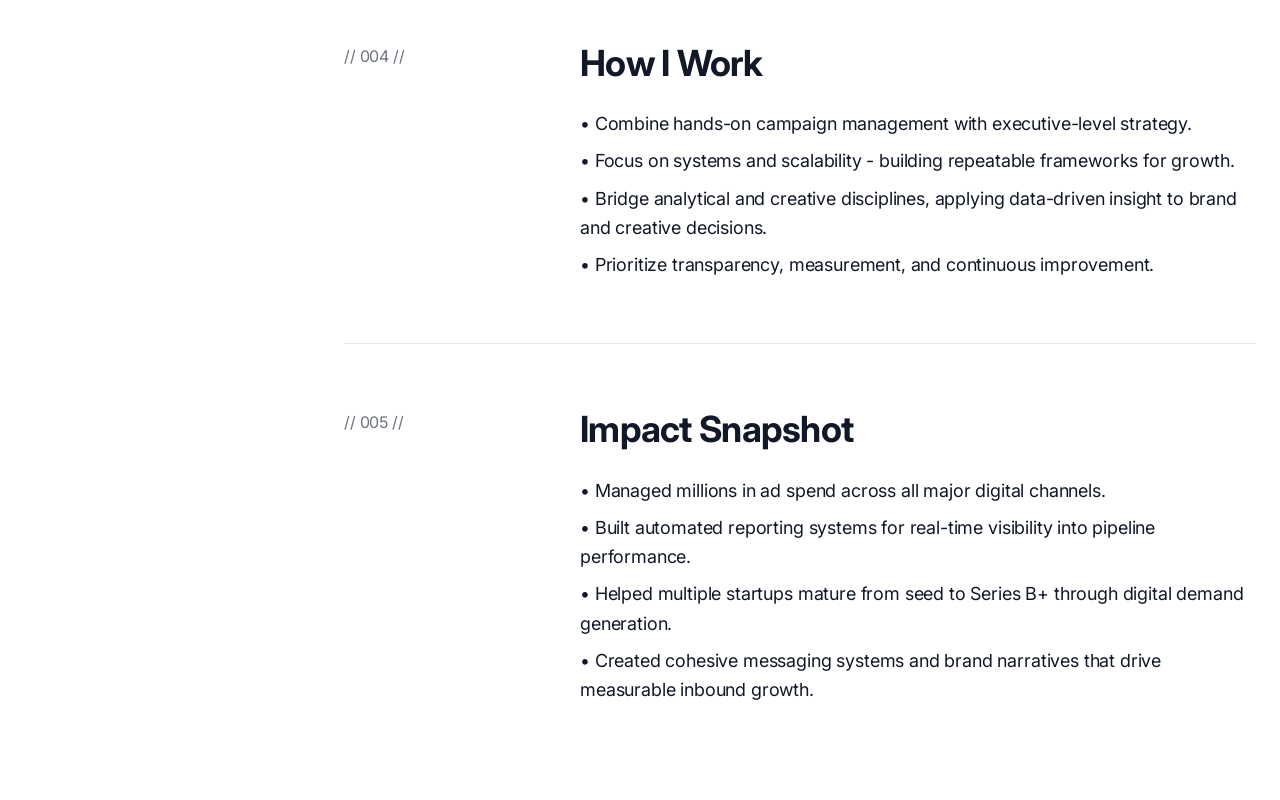
<file: methodology/index.html>
<!DOCTYPE html>
<html lang="en">
<head>
<meta charset="utf-8">
<meta name="viewport" content="width=device-width, initial-scale=1">
<title>Marketing Methodology - Colin Harbut | Data-Driven Strategy &amp; Brand-First Growth</title>
<meta name="description" content="Strategic philosophy focused on authority, relevance, and reach in the era of AI and LLM search. Execution approach includes content-as-product, brand differentiation, rapid iteration, data-backed storytelling, and intentional distribution. Aligning brand, data, and distribution across every customer touchpoint.">
<meta name="robots" content="noindex, nofollow">
<meta name="googlebot" content="noindex, nofollow">
<link rel="canonical" href="https://www.webthrive.io/methodology">
<meta property="og:type" content="website">
<meta property="og:url" content="https://www.webthrive.io/methodology">
<meta property="og:title" content="Marketing Methodology - Colin Harbut">
<meta property="og:description" content="Treat content as a product. Brand is the ultimate differentiator.">
<meta property="og:site_name" content="Colin Harbut">
<link rel="preconnect" href="https://fonts.googleapis.com">
<link rel="preconnect" href="https://fonts.gstatic.com" crossorigin>
<link href="https://fonts.googleapis.com/css2?family=Inter:wght@400;500;600;700&display=swap" rel="stylesheet">
<link rel="stylesheet" href="/assets/site.css">
<script>(function(w,d,s,l,i){w[l]=w[l]||[];w[l].push({'gtm.start':
new Date().getTime(),event:'gtm.js'});var f=d.getElementsByTagName(s)[0],
j=d.createElement(s),dl=l!='dataLayer'?'&l='+l:'';j.async=true;j.src=
'https://www.googletagmanager.com/gtm.js?id='+i+dl;f.parentNode.insertBefore(j,f);
})(window,document,'script','dataLayer','GTM-N2G32HR');</script>
</head>
<body>
<noscript><iframe src="https://www.googletagmanager.com/ns.html?id=GTM-N2G32HR" height="0" width="0" style="display:none;visibility:hidden"></iframe></noscript>
<a class="skip" href="#main">Skip to content</a>

<div class="shell">
<header class="m-header">
  <div class="m-header-inner">
    <div>
      <p class="name">Colin Harbut</p>
      <p class="role">Fractional CMO</p>
    </div>
    <button class="m-btn" type="button" data-menu-toggle aria-label="Toggle menu" aria-expanded="false" aria-controls="m-drawer"><svg xmlns="http://www.w3.org/2000/svg" width="24" height="24" viewBox="0 0 24 24" fill="none" stroke="currentColor" stroke-width="2" stroke-linecap="round" stroke-linejoin="round" aria-hidden="true"><line x1="4" x2="20" y1="6" y2="6"/><line x1="4" x2="20" y1="12" y2="12"/><line x1="4" x2="20" y1="18" y2="18"/></svg></button>
  </div>
</header>

<div class="m-overlay" id="m-overlay" data-menu-close aria-hidden="true"></div>

<div class="m-drawer" id="m-drawer">
  <div class="m-drawer-close">
    <button class="m-btn" type="button" data-menu-close aria-label="Close menu"><svg xmlns="http://www.w3.org/2000/svg" width="24" height="24" viewBox="0 0 24 24" fill="none" stroke="currentColor" stroke-width="2" stroke-linecap="round" stroke-linejoin="round" aria-hidden="true"><path d="M18 6 6 18"/><path d="m6 6 12 12"/></svg></button>
  </div>
  <nav class="sb-nav" aria-label="Primary (mobile)">
    <ul>
        <li><a href="/home" data-menu-close><span>Home</span><svg xmlns="http://www.w3.org/2000/svg" width="20" height="20" viewBox="0 0 24 24" fill="none" stroke="currentColor" stroke-width="2" stroke-linecap="round" stroke-linejoin="round" aria-hidden="true"><path d="M5 12h14"/><path d="m12 5 7 7-7 7"/></svg></a></li>
        <li><a href="/professional-experience" data-menu-close><span>Experience</span><svg xmlns="http://www.w3.org/2000/svg" width="20" height="20" viewBox="0 0 24 24" fill="none" stroke="currentColor" stroke-width="2" stroke-linecap="round" stroke-linejoin="round" aria-hidden="true"><path d="M5 12h14"/><path d="m12 5 7 7-7 7"/></svg></a></li>
        <li><a href="/core-strengths" data-menu-close><span>Core Strengths</span><svg xmlns="http://www.w3.org/2000/svg" width="20" height="20" viewBox="0 0 24 24" fill="none" stroke="currentColor" stroke-width="2" stroke-linecap="round" stroke-linejoin="round" aria-hidden="true"><path d="M5 12h14"/><path d="m12 5 7 7-7 7"/></svg></a></li>
        <li><a href="/methodology" aria-current="page" data-menu-close><span>Methodology</span><svg xmlns="http://www.w3.org/2000/svg" width="20" height="20" viewBox="0 0 24 24" fill="none" stroke="currentColor" stroke-width="2" stroke-linecap="round" stroke-linejoin="round" aria-hidden="true"><path d="M5 12h14"/><path d="m12 5 7 7-7 7"/></svg></a></li>
        <li><a href="/ai-search" data-menu-close><span>AI Search Strategy</span><svg xmlns="http://www.w3.org/2000/svg" width="20" height="20" viewBox="0 0 24 24" fill="none" stroke="currentColor" stroke-width="2" stroke-linecap="round" stroke-linejoin="round" aria-hidden="true"><path d="M5 12h14"/><path d="m12 5 7 7-7 7"/></svg></a></li>
        <li><a href="/contact" data-menu-close><span>Contact</span><svg xmlns="http://www.w3.org/2000/svg" width="20" height="20" viewBox="0 0 24 24" fill="none" stroke="currentColor" stroke-width="2" stroke-linecap="round" stroke-linejoin="round" aria-hidden="true"><path d="M5 12h14"/><path d="m12 5 7 7-7 7"/></svg></a></li>
    </ul>
  </nav>
      <div class="sb-foot">
        <div>
          <p class="sb-label">// Email Me //</p>
          <a href="mailto:colin@webthrive.io">colin@webthrive.io</a>
        </div>
        <div>
          <a class="sb-social" href="https://www.linkedin.com/in/colin-harbut-52719112/" target="_blank" rel="noopener noreferrer" aria-label="LinkedIn profile"><svg xmlns="http://www.w3.org/2000/svg" width="20" height="20" viewBox="0 0 24 24" fill="none" stroke="currentColor" stroke-width="2" stroke-linecap="round" stroke-linejoin="round" aria-hidden="true"><path d="M16 8a6 6 0 0 1 6 6v7h-4v-7a2 2 0 0 0-2-2 2 2 0 0 0-2 2v7h-4v-7a6 6 0 0 1 6-6z"/><rect width="4" height="12" x="2" y="9"/><circle cx="4" cy="4" r="2"/></svg></a>
        </div>
      </div>
</div>

<aside class="sidebar">
  <div class="sb-brand">
    <p class="name">Colin Harbut</p>
    <p class="role">Fractional CMO</p>
  </div>
  <nav class="sb-nav" aria-label="Primary">
    <ul>
        <li><a href="/home"><span>Home</span><svg xmlns="http://www.w3.org/2000/svg" width="20" height="20" viewBox="0 0 24 24" fill="none" stroke="currentColor" stroke-width="2" stroke-linecap="round" stroke-linejoin="round" aria-hidden="true"><path d="M5 12h14"/><path d="m12 5 7 7-7 7"/></svg></a></li>
        <li><a href="/professional-experience"><span>Experience</span><svg xmlns="http://www.w3.org/2000/svg" width="20" height="20" viewBox="0 0 24 24" fill="none" stroke="currentColor" stroke-width="2" stroke-linecap="round" stroke-linejoin="round" aria-hidden="true"><path d="M5 12h14"/><path d="m12 5 7 7-7 7"/></svg></a></li>
        <li><a href="/core-strengths"><span>Core Strengths</span><svg xmlns="http://www.w3.org/2000/svg" width="20" height="20" viewBox="0 0 24 24" fill="none" stroke="currentColor" stroke-width="2" stroke-linecap="round" stroke-linejoin="round" aria-hidden="true"><path d="M5 12h14"/><path d="m12 5 7 7-7 7"/></svg></a></li>
        <li><a href="/methodology" aria-current="page"><span>Methodology</span><svg xmlns="http://www.w3.org/2000/svg" width="20" height="20" viewBox="0 0 24 24" fill="none" stroke="currentColor" stroke-width="2" stroke-linecap="round" stroke-linejoin="round" aria-hidden="true"><path d="M5 12h14"/><path d="m12 5 7 7-7 7"/></svg></a></li>
        <li><a href="/ai-search"><span>AI Search Strategy</span><svg xmlns="http://www.w3.org/2000/svg" width="20" height="20" viewBox="0 0 24 24" fill="none" stroke="currentColor" stroke-width="2" stroke-linecap="round" stroke-linejoin="round" aria-hidden="true"><path d="M5 12h14"/><path d="m12 5 7 7-7 7"/></svg></a></li>
        <li><a href="/contact"><span>Contact</span><svg xmlns="http://www.w3.org/2000/svg" width="20" height="20" viewBox="0 0 24 24" fill="none" stroke="currentColor" stroke-width="2" stroke-linecap="round" stroke-linejoin="round" aria-hidden="true"><path d="M5 12h14"/><path d="m12 5 7 7-7 7"/></svg></a></li>
    </ul>
  </nav>
      <div class="sb-foot">
        <div>
          <p class="sb-label">// Email Me //</p>
          <a href="mailto:colin@webthrive.io">colin@webthrive.io</a>
        </div>
        <div>
          <a class="sb-social" href="https://www.linkedin.com/in/colin-harbut-52719112/" target="_blank" rel="noopener noreferrer" aria-label="LinkedIn profile"><svg xmlns="http://www.w3.org/2000/svg" width="20" height="20" viewBox="0 0 24 24" fill="none" stroke="currentColor" stroke-width="2" stroke-linecap="round" stroke-linejoin="round" aria-hidden="true"><path d="M16 8a6 6 0 0 1 6 6v7h-4v-7a2 2 0 0 0-2-2 2 2 0 0 0-2 2v7h-4v-7a6 6 0 0 1 6-6z"/><rect width="4" height="12" x="2" y="9"/><circle cx="4" cy="4" r="2"/></svg></a>
        </div>
      </div>
</aside>

  <main class="content" id="main">
    <section class="section" id="methodology">
      <div class="wrap">
        <h2 class="page-title">Methodology</h2>

        <div class="row row-gap-lg">
          <div class="label"><p class="label">// 001 //</p></div>
          <div class="body">
            <h3>Strategic Philosophy</h3>
            <p>I believe modern digital marketing is no longer about keywords and funnels. It's about building <strong>authority, relevance, and reach</strong>.</p>
            <p>In the era of AI, LLM and distributed search, growth comes from aligning <strong>brand, data, and distribution</strong> across every customer touchpoint.</p>
          </div>
        </div>

        <div class="divide">
          <div class="row">
            <div class="label"><p class="label">// 002 //</p></div>
            <div class="body">
              <h3>Execution Philosophy</h3>
              <ul class="spaced-lg">
                <li><strong>Treat content as a product.</strong> Every asset is built with rigor to deliver differentiated, long-term value and is repeatedly leveraged across paid and organic campaigns.</li>
                <li><strong>Brand is the ultimate differentiator.</strong> Algorithms evolve; authority compounds.</li>
                <li><strong>Iterate early, at scale.</strong> Test quickly, maintain quality, and use early signals to adjust before campaigns fully mature.</li>
                <li><strong>Data-backed storytelling wins.</strong> Content grounded in data outperforms opinion-led marketing.</li>
                <li><strong>Distribution &gt; creation.</strong> Even the best content fails without an intentional distribution plan.</li>
                <li><strong>Revenue is the feedback loop.</strong> Digital performance is ultimately judged by closed-won and closed-lost outcomes, not surface-level engagement.</li>
              </ul>
            </div>
          </div>
        </div>

        <div class="divide">
          <div class="row">
            <div class="label"><p class="label">// 003 //</p></div>
            <div class="body">
              <h3>What I Offer</h3>
              <p>I advise, build, and optimize end-to-end marketing for SaaS and AI technology companies, drawing on 20+ years of hands-on experience. My work spans strategy and execution, including messaging and positioning, persona and keyword research, competitive analysis, content and creative development, sales collateral (decks, white papers), and KPI-driven pipeline and performance reporting.</p>
            </div>
          </div>
        </div>

        <div class="divide">
          <div class="row">
            <div class="label"><p class="label">// 004 //</p></div>
            <div class="body">
              <h3>How I Work</h3>
              <ul>
                <li>&bull; Combine hands-on campaign management with executive-level strategy.</li>
                <li>&bull; Focus on systems and scalability - building repeatable frameworks for growth.</li>
                <li>&bull; Bridge analytical and creative disciplines, applying data-driven insight to brand and creative decisions.</li>
                <li>&bull; Prioritize transparency, measurement, and continuous improvement.</li>
              </ul>
            </div>
          </div>
        </div>

        <div class="divide">
          <div class="row">
            <div class="label"><p class="label">// 005 //</p></div>
            <div class="body">
              <h3>Impact Snapshot</h3>
              <ul>
                <li>&bull; Managed millions in ad spend across all major digital channels.</li>
                <li>&bull; Built automated reporting systems for real-time visibility into pipeline performance.</li>
                <li>&bull; Helped multiple startups mature from seed to Series B+ through digital demand generation.</li>
                <li>&bull; Created cohesive messaging systems and brand narratives that drive measurable inbound growth.</li>
              </ul>
            </div>
          </div>
        </div>
      </div>
    </section>

  </main>
</div>

<script src="/assets/site.js"></script>
</body>
</html>
</file>
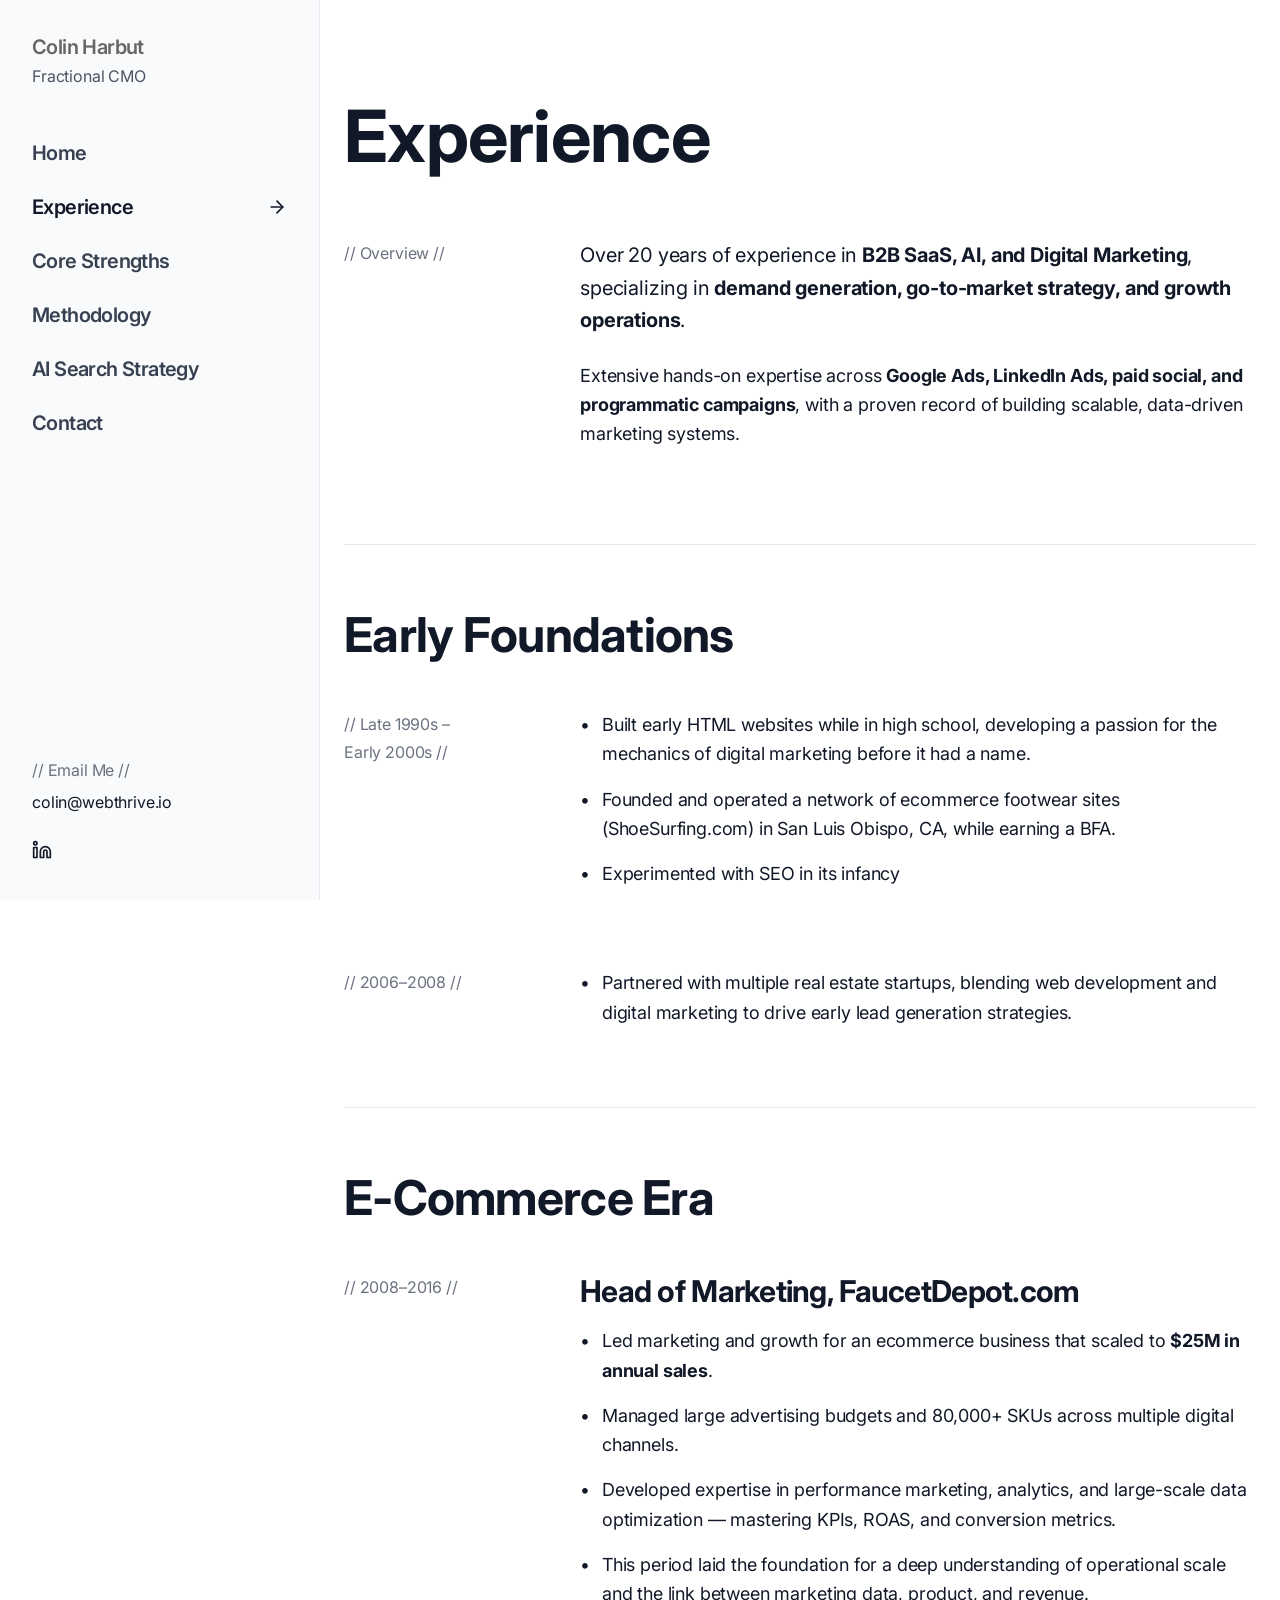
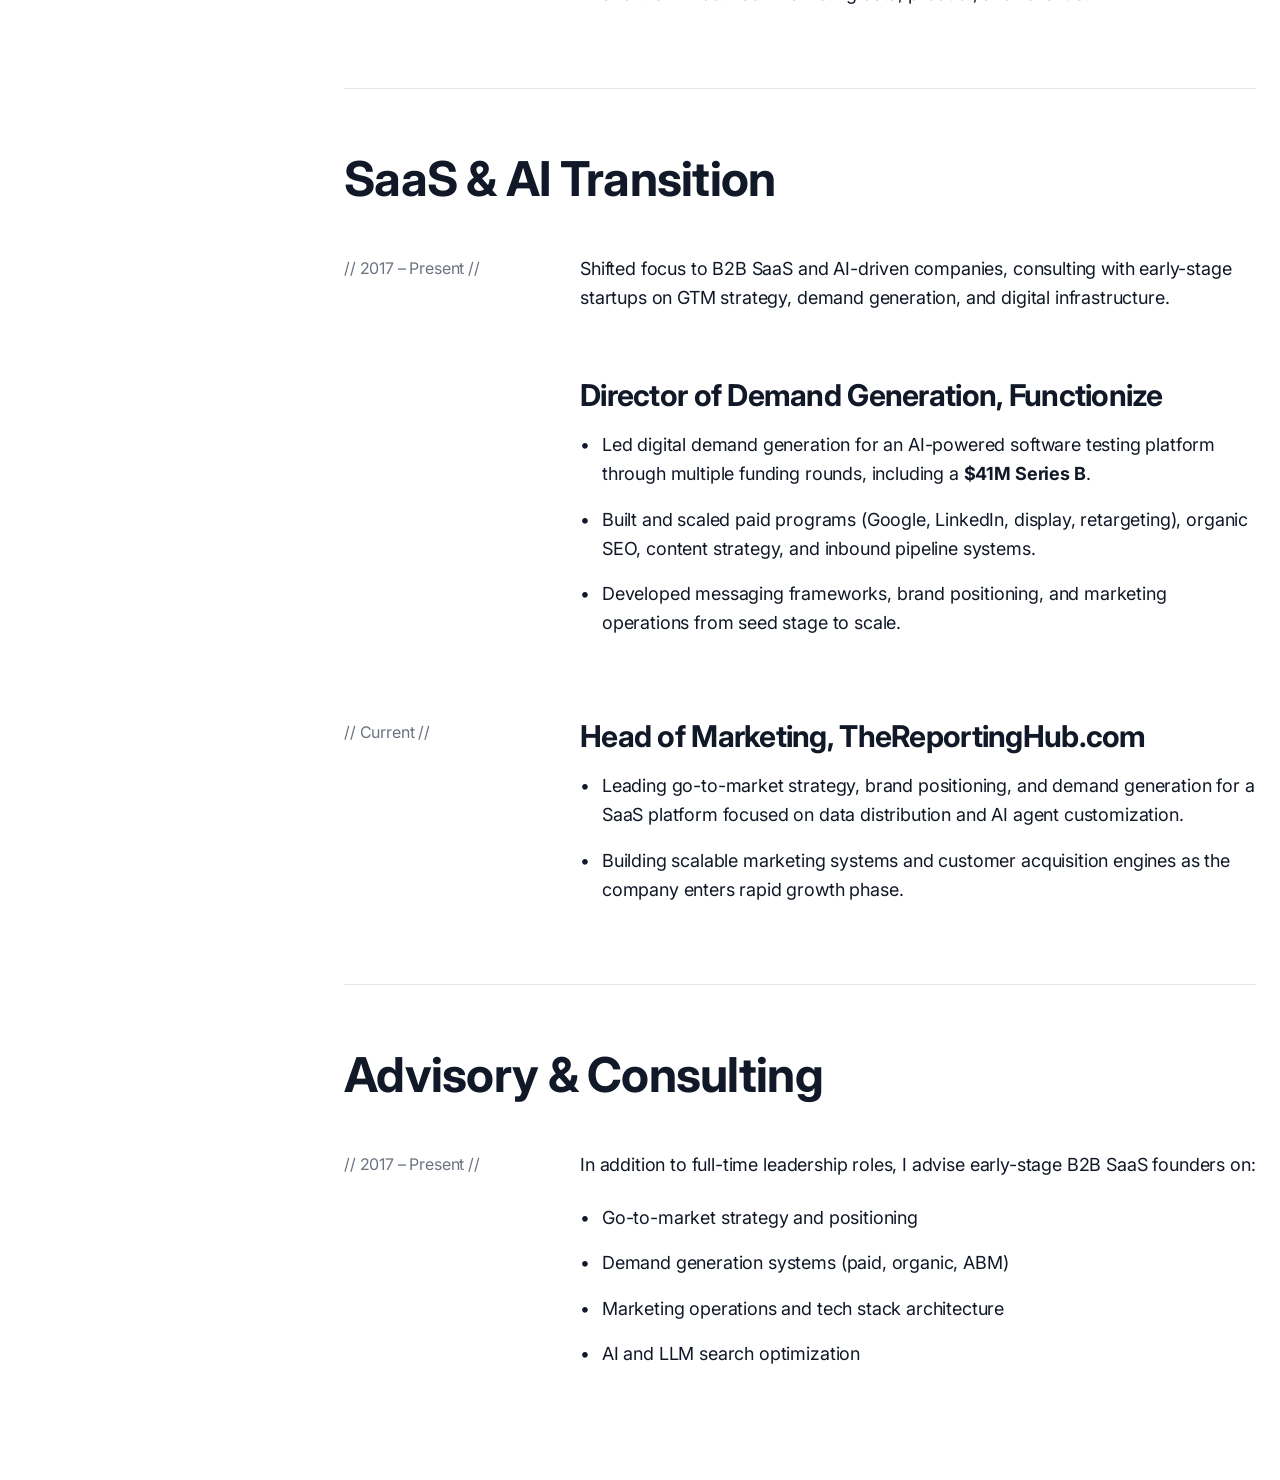
<file: professional-experience/index.html>
<!DOCTYPE html>
<html lang="en">
<head>
<meta charset="utf-8">
<meta name="viewport" content="width=device-width, initial-scale=1">
<title>Professional Experience - Colin Harbut | B2B SaaS Marketing Leadership &amp; Campaign Results</title>
<meta name="description" content="Proven track record leading digital marketing for AI-powered software testing at Functionize, SaaS data distribution at The Reporting Hub, and $25M ecommerce growth at FaucetDepot. Expertise in demand generation, brand strategy, and performance marketing across B2B technology companies.">
<meta name="robots" content="noindex, nofollow">
<meta name="googlebot" content="noindex, nofollow">
<link rel="canonical" href="https://www.webthrive.io/professional-experience">
<meta property="og:type" content="website">
<meta property="og:url" content="https://www.webthrive.io/professional-experience">
<meta property="og:title" content="Professional Experience - Colin Harbut">
<meta property="og:description" content="20+ years across B2B SaaS, AI and digital marketing.">
<meta property="og:site_name" content="Colin Harbut">
<link rel="preconnect" href="https://fonts.googleapis.com">
<link rel="preconnect" href="https://fonts.gstatic.com" crossorigin>
<link href="https://fonts.googleapis.com/css2?family=Inter:wght@400;500;600;700&display=swap" rel="stylesheet">
<link rel="stylesheet" href="/assets/site.css">
<script>(function(w,d,s,l,i){w[l]=w[l]||[];w[l].push({'gtm.start':
new Date().getTime(),event:'gtm.js'});var f=d.getElementsByTagName(s)[0],
j=d.createElement(s),dl=l!='dataLayer'?'&l='+l:'';j.async=true;j.src=
'https://www.googletagmanager.com/gtm.js?id='+i+dl;f.parentNode.insertBefore(j,f);
})(window,document,'script','dataLayer','GTM-N2G32HR');</script>
</head>
<body>
<noscript><iframe src="https://www.googletagmanager.com/ns.html?id=GTM-N2G32HR" height="0" width="0" style="display:none;visibility:hidden"></iframe></noscript>
<a class="skip" href="#main">Skip to content</a>

<div class="shell">
<header class="m-header">
  <div class="m-header-inner">
    <div>
      <p class="name">Colin Harbut</p>
      <p class="role">Fractional CMO</p>
    </div>
    <button class="m-btn" type="button" data-menu-toggle aria-label="Toggle menu" aria-expanded="false" aria-controls="m-drawer"><svg xmlns="http://www.w3.org/2000/svg" width="24" height="24" viewBox="0 0 24 24" fill="none" stroke="currentColor" stroke-width="2" stroke-linecap="round" stroke-linejoin="round" aria-hidden="true"><line x1="4" x2="20" y1="6" y2="6"/><line x1="4" x2="20" y1="12" y2="12"/><line x1="4" x2="20" y1="18" y2="18"/></svg></button>
  </div>
</header>

<div class="m-overlay" id="m-overlay" data-menu-close aria-hidden="true"></div>

<div class="m-drawer" id="m-drawer">
  <div class="m-drawer-close">
    <button class="m-btn" type="button" data-menu-close aria-label="Close menu"><svg xmlns="http://www.w3.org/2000/svg" width="24" height="24" viewBox="0 0 24 24" fill="none" stroke="currentColor" stroke-width="2" stroke-linecap="round" stroke-linejoin="round" aria-hidden="true"><path d="M18 6 6 18"/><path d="m6 6 12 12"/></svg></button>
  </div>
  <nav class="sb-nav" aria-label="Primary (mobile)">
    <ul>
        <li><a href="/home" data-menu-close><span>Home</span><svg xmlns="http://www.w3.org/2000/svg" width="20" height="20" viewBox="0 0 24 24" fill="none" stroke="currentColor" stroke-width="2" stroke-linecap="round" stroke-linejoin="round" aria-hidden="true"><path d="M5 12h14"/><path d="m12 5 7 7-7 7"/></svg></a></li>
        <li><a href="/professional-experience" aria-current="page" data-menu-close><span>Experience</span><svg xmlns="http://www.w3.org/2000/svg" width="20" height="20" viewBox="0 0 24 24" fill="none" stroke="currentColor" stroke-width="2" stroke-linecap="round" stroke-linejoin="round" aria-hidden="true"><path d="M5 12h14"/><path d="m12 5 7 7-7 7"/></svg></a></li>
        <li><a href="/core-strengths" data-menu-close><span>Core Strengths</span><svg xmlns="http://www.w3.org/2000/svg" width="20" height="20" viewBox="0 0 24 24" fill="none" stroke="currentColor" stroke-width="2" stroke-linecap="round" stroke-linejoin="round" aria-hidden="true"><path d="M5 12h14"/><path d="m12 5 7 7-7 7"/></svg></a></li>
        <li><a href="/methodology" data-menu-close><span>Methodology</span><svg xmlns="http://www.w3.org/2000/svg" width="20" height="20" viewBox="0 0 24 24" fill="none" stroke="currentColor" stroke-width="2" stroke-linecap="round" stroke-linejoin="round" aria-hidden="true"><path d="M5 12h14"/><path d="m12 5 7 7-7 7"/></svg></a></li>
        <li><a href="/ai-search" data-menu-close><span>AI Search Strategy</span><svg xmlns="http://www.w3.org/2000/svg" width="20" height="20" viewBox="0 0 24 24" fill="none" stroke="currentColor" stroke-width="2" stroke-linecap="round" stroke-linejoin="round" aria-hidden="true"><path d="M5 12h14"/><path d="m12 5 7 7-7 7"/></svg></a></li>
        <li><a href="/contact" data-menu-close><span>Contact</span><svg xmlns="http://www.w3.org/2000/svg" width="20" height="20" viewBox="0 0 24 24" fill="none" stroke="currentColor" stroke-width="2" stroke-linecap="round" stroke-linejoin="round" aria-hidden="true"><path d="M5 12h14"/><path d="m12 5 7 7-7 7"/></svg></a></li>
    </ul>
  </nav>
      <div class="sb-foot">
        <div>
          <p class="sb-label">// Email Me //</p>
          <a href="mailto:colin@webthrive.io">colin@webthrive.io</a>
        </div>
        <div>
          <a class="sb-social" href="https://www.linkedin.com/in/colin-harbut-52719112/" target="_blank" rel="noopener noreferrer" aria-label="LinkedIn profile"><svg xmlns="http://www.w3.org/2000/svg" width="20" height="20" viewBox="0 0 24 24" fill="none" stroke="currentColor" stroke-width="2" stroke-linecap="round" stroke-linejoin="round" aria-hidden="true"><path d="M16 8a6 6 0 0 1 6 6v7h-4v-7a2 2 0 0 0-2-2 2 2 0 0 0-2 2v7h-4v-7a6 6 0 0 1 6-6z"/><rect width="4" height="12" x="2" y="9"/><circle cx="4" cy="4" r="2"/></svg></a>
        </div>
      </div>
</div>

<aside class="sidebar">
  <div class="sb-brand">
    <p class="name">Colin Harbut</p>
    <p class="role">Fractional CMO</p>
  </div>
  <nav class="sb-nav" aria-label="Primary">
    <ul>
        <li><a href="/home"><span>Home</span><svg xmlns="http://www.w3.org/2000/svg" width="20" height="20" viewBox="0 0 24 24" fill="none" stroke="currentColor" stroke-width="2" stroke-linecap="round" stroke-linejoin="round" aria-hidden="true"><path d="M5 12h14"/><path d="m12 5 7 7-7 7"/></svg></a></li>
        <li><a href="/professional-experience" aria-current="page"><span>Experience</span><svg xmlns="http://www.w3.org/2000/svg" width="20" height="20" viewBox="0 0 24 24" fill="none" stroke="currentColor" stroke-width="2" stroke-linecap="round" stroke-linejoin="round" aria-hidden="true"><path d="M5 12h14"/><path d="m12 5 7 7-7 7"/></svg></a></li>
        <li><a href="/core-strengths"><span>Core Strengths</span><svg xmlns="http://www.w3.org/2000/svg" width="20" height="20" viewBox="0 0 24 24" fill="none" stroke="currentColor" stroke-width="2" stroke-linecap="round" stroke-linejoin="round" aria-hidden="true"><path d="M5 12h14"/><path d="m12 5 7 7-7 7"/></svg></a></li>
        <li><a href="/methodology"><span>Methodology</span><svg xmlns="http://www.w3.org/2000/svg" width="20" height="20" viewBox="0 0 24 24" fill="none" stroke="currentColor" stroke-width="2" stroke-linecap="round" stroke-linejoin="round" aria-hidden="true"><path d="M5 12h14"/><path d="m12 5 7 7-7 7"/></svg></a></li>
        <li><a href="/ai-search"><span>AI Search Strategy</span><svg xmlns="http://www.w3.org/2000/svg" width="20" height="20" viewBox="0 0 24 24" fill="none" stroke="currentColor" stroke-width="2" stroke-linecap="round" stroke-linejoin="round" aria-hidden="true"><path d="M5 12h14"/><path d="m12 5 7 7-7 7"/></svg></a></li>
        <li><a href="/contact"><span>Contact</span><svg xmlns="http://www.w3.org/2000/svg" width="20" height="20" viewBox="0 0 24 24" fill="none" stroke="currentColor" stroke-width="2" stroke-linecap="round" stroke-linejoin="round" aria-hidden="true"><path d="M5 12h14"/><path d="m12 5 7 7-7 7"/></svg></a></li>
    </ul>
  </nav>
      <div class="sb-foot">
        <div>
          <p class="sb-label">// Email Me //</p>
          <a href="mailto:colin@webthrive.io">colin@webthrive.io</a>
        </div>
        <div>
          <a class="sb-social" href="https://www.linkedin.com/in/colin-harbut-52719112/" target="_blank" rel="noopener noreferrer" aria-label="LinkedIn profile"><svg xmlns="http://www.w3.org/2000/svg" width="20" height="20" viewBox="0 0 24 24" fill="none" stroke="currentColor" stroke-width="2" stroke-linecap="round" stroke-linejoin="round" aria-hidden="true"><path d="M16 8a6 6 0 0 1 6 6v7h-4v-7a2 2 0 0 0-2-2 2 2 0 0 0-2 2v7h-4v-7a6 6 0 0 1 6-6z"/><rect width="4" height="12" x="2" y="9"/><circle cx="4" cy="4" r="2"/></svg></a>
        </div>
      </div>
</aside>

  <main class="content" id="main">
    <section class="section" id="professional-experience">
      <div class="wrap">
        <h2 class="page-title">Experience</h2>

        <div class="row row-gap-lg">
          <div class="label"><p class="label">// Overview //</p></div>
          <div class="body stack">
            <p class="lead">Over 20 years of experience in <strong>B2B SaaS, AI, and Digital Marketing</strong>, specializing in <strong>demand generation, go-to-market strategy, and growth operations</strong>.</p>
            <p>Extensive hands-on expertise across <strong>Google Ads, LinkedIn Ads, paid social, and programmatic campaigns</strong>, with a proven record of building scalable, data-driven marketing systems.</p>
          </div>
        </div>

        <div class="divide-first">
          <h3 class="group-title">Early Foundations</h3>

          <div class="row row-gap-md">
            <div class="label"><p class="label">// Late 1990s &ndash;<br>Early 2000s //</p></div>
            <div class="body">
              <ul class="spaced">
                <li class="bullet"><span>&bull;</span><span>Built early HTML websites while in high school, developing a passion for the mechanics of digital marketing before it had a name.</span></li>
                <li class="bullet"><span>&bull;</span><span>Founded and operated a network of ecommerce footwear sites (ShoeSurfing.com) in San Luis Obispo, CA, while earning a BFA.</span></li>
                <li class="bullet"><span>&bull;</span><span>Experimented with SEO in its infancy</span></li>
              </ul>
            </div>
          </div>

          <div class="row">
            <div class="label"><p class="label">// 2006&ndash;2008 //</p></div>
            <div class="body">
              <ul class="spaced">
                <li class="bullet"><span>&bull;</span><span>Partnered with multiple real estate startups, blending web development and digital marketing to drive early lead generation strategies.</span></li>
              </ul>
            </div>
          </div>
        </div>

        <div class="divide">
          <h3 class="group-title">E-Commerce Era</h3>

          <div class="row">
            <div class="label"><p class="label">// 2008&ndash;2016 //</p></div>
            <div class="body">
              <h4>Head of Marketing, FaucetDepot.com</h4>
              <ul class="spaced">
                <li class="bullet"><span>&bull;</span><span>Led marketing and growth for an ecommerce business that scaled to <strong>$25M in annual sales</strong>.</span></li>
                <li class="bullet"><span>&bull;</span><span>Managed large advertising budgets and 80,000+ SKUs across multiple digital channels.</span></li>
                <li class="bullet"><span>&bull;</span><span>Developed expertise in performance marketing, analytics, and large-scale data optimization &mdash; mastering KPIs, ROAS, and conversion metrics.</span></li>
                <li class="bullet"><span>&bull;</span><span>This period laid the foundation for a deep understanding of operational scale and the link between marketing data, product, and revenue.</span></li>
              </ul>
            </div>
          </div>
        </div>

        <div class="divide">
          <h3 class="group-title">SaaS &amp; AI Transition</h3>

          <div class="row row-gap-md">
            <div class="label"><p class="label">// 2017 &ndash; Present //</p></div>
            <div class="body">
              <p>Shifted focus to B2B SaaS and AI-driven companies, consulting with early-stage startups on GTM strategy, demand generation, and digital infrastructure.</p>
            </div>
          </div>

          <div class="row row-gap-md">
            <div class="label"></div>
            <div class="body">
              <h4>Director of Demand Generation, Functionize</h4>
              <ul class="spaced">
                <li class="bullet"><span>&bull;</span><span>Led digital demand generation for an AI-powered software testing platform through multiple funding rounds, including a <strong>$41M Series B</strong>.</span></li>
                <li class="bullet"><span>&bull;</span><span>Built and scaled paid programs (Google, LinkedIn, display, retargeting), organic SEO, content strategy, and inbound pipeline systems.</span></li>
                <li class="bullet"><span>&bull;</span><span>Developed messaging frameworks, brand positioning, and marketing operations from seed stage to scale.</span></li>
              </ul>
            </div>
          </div>

          <div class="row">
            <div class="label"><p class="label">// Current //</p></div>
            <div class="body">
              <h4>Head of Marketing, TheReportingHub.com</h4>
              <ul class="spaced">
                <li class="bullet"><span>&bull;</span><span>Leading go-to-market strategy, brand positioning, and demand generation for a SaaS platform focused on data distribution and AI agent customization.</span></li>
                <li class="bullet"><span>&bull;</span><span>Building scalable marketing systems and customer acquisition engines as the company enters rapid growth phase.</span></li>
              </ul>
            </div>
          </div>
        </div>

        <div class="divide">
          <h3 class="group-title">Advisory &amp; Consulting</h3>

          <div class="row">
            <div class="label"><p class="label">// 2017 &ndash; Present //</p></div>
            <div class="body">
              <p>In addition to full-time leadership roles, I advise early-stage B2B SaaS founders on:</p>
              <ul class="spaced">
                <li class="bullet"><span>&bull;</span><span>Go-to-market strategy and positioning</span></li>
                <li class="bullet"><span>&bull;</span><span>Demand generation systems (paid, organic, ABM)</span></li>
                <li class="bullet"><span>&bull;</span><span>Marketing operations and tech stack architecture</span></li>
                <li class="bullet"><span>&bull;</span><span>AI and LLM search optimization</span></li>
              </ul>
            </div>
          </div>
        </div>

      </div>
    </section>

  </main>
</div>

<script src="/assets/site.js"></script>
</body>
</html>
</file>
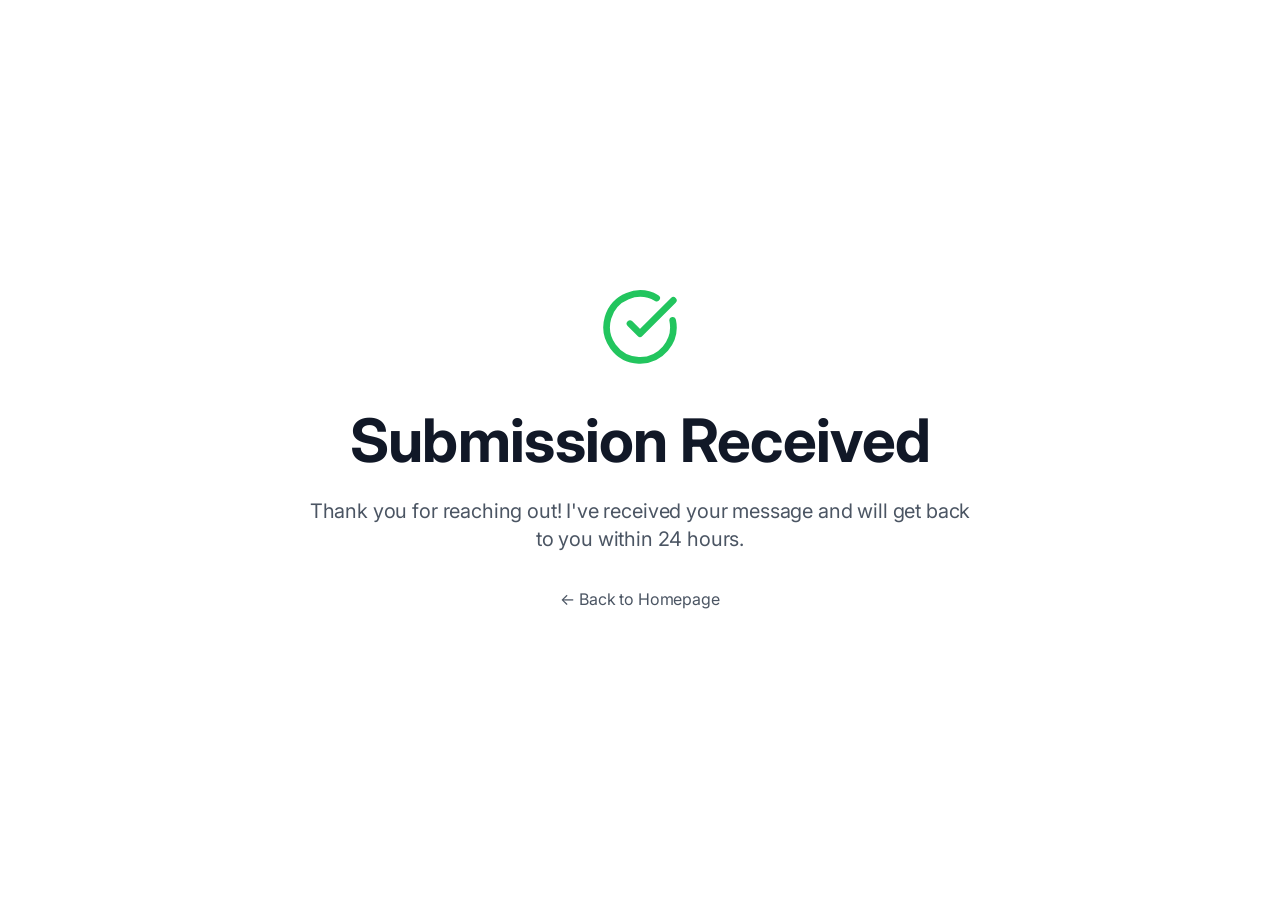
<file: submission-received/index.html>
<!DOCTYPE html>
<html lang="en">
<head>
<meta charset="utf-8">
<meta name="viewport" content="width=device-width, initial-scale=1">
<title>Thank You - Colin Harbut | Message Received Successfully</title>
<meta name="description" content="Thank you for contacting Colin Harbut. Your inquiry has been received and you'll receive a response within 24 hours to discuss your B2B marketing, demand generation, or fractional CMO needs.">
<meta name="robots" content="noindex, nofollow">
<meta name="googlebot" content="noindex, nofollow">
<link rel="canonical" href="https://www.webthrive.io/submission-received">
<meta property="og:type" content="website">
<meta property="og:url" content="https://www.webthrive.io/submission-received">
<meta property="og:title" content="Thank You - Colin Harbut">
<meta property="og:description" content="Your message has been received.">
<meta property="og:site_name" content="Colin Harbut">
<link rel="preconnect" href="https://fonts.googleapis.com">
<link rel="preconnect" href="https://fonts.gstatic.com" crossorigin>
<link href="https://fonts.googleapis.com/css2?family=Inter:wght@400;500;600;700&display=swap" rel="stylesheet">
<link rel="stylesheet" href="/assets/site.css">
<script>(function(w,d,s,l,i){w[l]=w[l]||[];w[l].push({'gtm.start':
new Date().getTime(),event:'gtm.js'});var f=d.getElementsByTagName(s)[0],
j=d.createElement(s),dl=l!='dataLayer'?'&l='+l:'';j.async=true;j.src=
'https://www.googletagmanager.com/gtm.js?id='+i+dl;f.parentNode.insertBefore(j,f);
})(window,document,'script','dataLayer','GTM-N2G32HR');</script>
</head>
<body>
<noscript><iframe src="https://www.googletagmanager.com/ns.html?id=GTM-N2G32HR" height="0" width="0" style="display:none;visibility:hidden"></iframe></noscript>
<main class="confirm">
  <div class="confirm-inner">
    <svg xmlns="http://www.w3.org/2000/svg" width="80" height="80" viewBox="0 0 24 24" fill="none" stroke="currentColor" stroke-width="2" stroke-linecap="round" stroke-linejoin="round" aria-hidden="true"><path d="M21.801 10A10 10 0 1 1 17 3.335"/><path d="m9 11 3 3L22 4"/></svg>
    <h1>Submission Received</h1>
    <p>Thank you for reaching out! I've received your message and will get back to you within 24 hours.</p>
    <a href="/home">&larr; Back to Homepage</a>
  </div>
</main>
</body>
</html>
</file>
<file: assets/site.css>
/* ==========================================================================
   Colin Harbut — portfolio design system
   Ported from the Figma Make source (Inter, sidebar shell, 3/9 column grid).
   Tailwind utility values resolved to their literal equivalents.
   ========================================================================== */

:root{
  --white:#ffffff;
  --gray-50:#f9fafb;
  --gray-200:#e5e7eb;
  --gray-300:#d1d5db;
  --gray-400:#9ca3af;
  --gray-500:#6b7280;
  --gray-600:#4b5563;
  --gray-700:#374151;
  --gray-800:#1f2937;
  --gray-900:#111827;
  --body:rgb(51,51,51);
  --ink:#0c0407;
  --brand-muted:#666;
  --font:"Inter",-apple-system,BlinkMacSystemFont,"Segoe UI",Roboto,Helvetica,Arial,sans-serif;
  --radius:0.625rem;
  --sidebar-w:20rem;      /* w-80 */
}

*{box-sizing:border-box}

html{font-size:16px;-webkit-text-size-adjust:100%}

body{
  margin:0;
  background:var(--white);
  color:var(--body);
  font-family:var(--font);
  font-size:1rem;
  line-height:1.75rem;
  font-weight:400;
  letter-spacing:-0.16px;
  -webkit-font-smoothing:antialiased;
  -moz-osx-font-smoothing:grayscale;
}

img{max-width:100%;height:auto;display:block}
a{color:inherit}

.skip{
  position:absolute;left:-9999px;top:0;z-index:100;
  background:var(--gray-900);color:#fff;padding:10px 16px;
}
.skip:focus{left:8px;top:8px}

.visually-hidden{
  position:absolute;width:1px;height:1px;padding:0;margin:-1px;
  overflow:hidden;clip:rect(0 0 0 0);white-space:nowrap;border:0;
}

/* ---------- Layout shell ------------------------------------------------ */

.shell{min-height:100vh;background:var(--white);display:flex}

.content{flex:1 1 0%;min-width:0;padding-top:5rem}  /* pt-20 under lg */

/* ---------- Desktop sidebar --------------------------------------------- */

.sidebar{display:none}

@media (min-width:1024px){
  .sidebar{
    display:flex;flex-direction:column;
    position:fixed;top:0;left:0;
    width:var(--sidebar-w);height:100vh;
    background:var(--gray-50);
    border-right:1px solid var(--gray-200);
    padding:2rem;
  }
  .content{margin-left:var(--sidebar-w);padding-top:0}
}

.sb-brand{margin:0 0 3rem}
.sb-brand .name{
  font-weight:600;font-size:1.25rem;line-height:1.875rem;
  letter-spacing:-0.6px;color:var(--brand-muted);margin:0;
}
.sb-brand .role{color:var(--gray-600);margin:0}

.sb-nav{flex:1 1 auto}
.sb-nav ul{list-style:none;margin:0;padding:0}
.sb-nav li + li{margin-top:1.5rem}
.sb-nav a{
  display:flex;align-items:center;justify-content:space-between;
  width:100%;text-align:left;text-decoration:none;
  color:var(--gray-700);
  font-weight:600;font-size:1.25rem;line-height:1.875rem;letter-spacing:-0.6px;
  transition:color .15s ease;
}
.sb-nav a:hover,.sb-nav a[aria-current="page"]{color:var(--gray-900)}
.sb-nav a svg{opacity:0;transition:opacity .15s ease;flex:0 0 auto}
.sb-nav a:hover svg,.sb-nav a[aria-current="page"] svg{opacity:1}

.sb-foot{margin-top:auto;display:flex;flex-direction:column;gap:1.5rem}
.sb-label{font-size:1rem;color:var(--gray-500);margin:0 0 .25rem}
.sb-foot a[href^="mailto"]{
  color:var(--gray-900);text-decoration:none;transition:color .15s ease;
}
.sb-foot a[href^="mailto"]:hover{color:var(--gray-600)}
.sb-social{display:inline-flex;color:var(--gray-900);transition:color .15s ease}
.sb-social:hover{color:#2563eb}

/* ---------- Mobile header + drawer -------------------------------------- */

.m-header{
  position:fixed;top:0;left:0;right:0;z-index:50;
  background:var(--white);border-bottom:1px solid var(--gray-200);
}
.m-header-inner{
  display:flex;align-items:center;justify-content:space-between;
  padding:1rem;
}
.m-header .name{
  font-weight:600;font-size:1.125rem;line-height:1.5rem;
  letter-spacing:-0.5px;color:var(--brand-muted);margin:0;
}
.m-header .role{font-size:.875rem;line-height:1.25rem;color:var(--gray-600);margin:0}
.m-btn{
  appearance:none;background:none;border:0;padding:.5rem;
  color:var(--gray-700);cursor:pointer;line-height:0;
}
.m-btn:hover{color:var(--gray-900)}

.m-overlay{
  position:fixed;inset:0;z-index:40;
  background:rgba(0,0,0,.5);
  opacity:0;visibility:hidden;transition:opacity .3s ease,visibility .3s ease;
}
.m-overlay.open{opacity:1;visibility:visible}

.m-drawer{
  position:fixed;top:0;right:0;bottom:0;z-index:50;
  width:20rem;max-width:100%;
  background:var(--white);
  box-shadow:0 25px 50px -12px rgba(0,0,0,.25);
  transform:translateX(100%);
  transition:transform .3s ease-in-out;
  display:flex;flex-direction:column;padding:1.5rem;
}
.m-drawer.open{transform:translateX(0)}
.m-drawer-close{display:flex;justify-content:flex-end;margin-bottom:2rem}
.m-drawer .sb-nav a{color:var(--gray-700)}
.m-drawer .sb-foot{padding-top:1.5rem;border-top:1px solid var(--gray-200)}

@media (min-width:1024px){
  .m-header,.m-drawer,.m-overlay{display:none}
}

/* ---------- Page sections ----------------------------------------------- */

.section{padding:6rem 1.5rem}            /* py-24 px-6 */
.wrap{max-width:72rem;margin:0 auto}     /* max-w-6xl mx-auto */

/* Page title — text-4xl / lg:text-7xl, 700, 1.1, -0.72px */
.page-title{
  margin:0 0 4rem;
  color:var(--gray-900);
  font-weight:700;font-size:2.25rem;line-height:1.1;letter-spacing:-0.72px;
}
@media (min-width:1024px){ .page-title{font-size:4.5rem} }

/* Group heading — text-3xl / lg:text-5xl */
.group-title{
  margin:0 0 3rem;
  color:var(--gray-900);
  font-weight:700;font-size:1.875rem;line-height:1.1;letter-spacing:-0.72px;
}
@media (min-width:1024px){ .group-title{font-size:3rem} }

/* The 3/9 twelve-column grid ------------------------------------------- */
.row{display:grid;grid-template-columns:1fr;gap:2rem}
@media (min-width:1024px){
  .row{grid-template-columns:repeat(12,minmax(0,1fr))}
  .row > .label{grid-column:span 3 / span 3}
  .row > .body{grid-column:span 9 / span 9}
  .row > .body-offset{grid-column:4 / span 9}
}
.label{font-size:1rem;color:var(--gray-500);margin:0}
.row-gap-lg{margin-bottom:6rem}   /* mb-24 */
.row-gap-md{margin-bottom:4rem}   /* mb-16 */

.divide{border-top:1px solid var(--gray-200);padding-top:4rem;margin-top:4rem}
.divide-first{border-top:1px solid var(--gray-200);padding-top:4rem}

/* Section heading inside a body column — text-3xl / lg:text-4xl */
.body h3{
  margin:0 0 1.5rem;
  color:var(--gray-900);
  font-weight:700;font-size:1.875rem;line-height:1.2;letter-spacing:-0.72px;
}
@media (min-width:1024px){ .body h3{font-size:2.25rem} }

/* Sub-heading — text-2xl / lg:text-3xl */
.body h4{
  margin:0 0 1rem;
  color:var(--gray-900);
  font-weight:700;font-size:1.5rem;line-height:1.25;letter-spacing:-0.72px;
}
@media (min-width:1024px){ .body h4{font-size:1.875rem} }

.body p{
  margin:0 0 1.5rem;
  color:var(--gray-900);
  font-size:1.125rem;line-height:1.625;
}
.body p.lead{font-size:1.25rem}
.body p:last-child{margin-bottom:0}
.body strong{font-weight:700}

.body ul{list-style:none;margin:0 0 1.5rem;padding:0}
.body ul:last-child{margin-bottom:0}
.body li{
  color:var(--gray-900);
  font-size:1.125rem;line-height:1.625;
  margin-bottom:.5rem;
}
.body ul.spaced li{margin-bottom:1rem}
.body ul.spaced-lg li{margin-bottom:1.5rem}
.body li:last-child{margin-bottom:0}
.body li.bullet{display:flex}
.body li.bullet > span:first-child{margin-right:.75rem;flex:0 0 auto}

.stack > * + *{margin-top:1.5rem}
.block-gap{margin-bottom:3rem}
.block-gap:last-child{margin-bottom:0}

/* ---------- Hero -------------------------------------------------------- */

.hero{
  min-height:100vh;
  display:flex;flex-direction:column;justify-content:center;
  padding:3rem 1.5rem;
}
@media (min-width:1024px){ .hero{padding:3rem} }
.hero-inner{max-width:72rem}
.hero-tag{font-size:1rem;margin:0 0 3rem}
.hero-top{
  display:flex;flex-direction:column;align-items:flex-start;
  justify-content:space-between;gap:2rem;margin-bottom:2rem;
}
@media (min-width:1024px){ .hero-top{flex-direction:row} }
.hero-copy{flex:1 1 0%;max-width:48rem}
.hero-intro{
  color:var(--gray-900);margin:0 0 2rem;
  font-weight:600;font-size:1.5rem;line-height:2rem;letter-spacing:-0.6px;
}
.hero h1{
  margin:0;color:var(--ink);
  font-weight:600;font-size:3rem;line-height:1.05;letter-spacing:-2.2px;
}
@media (min-width:1024px){
  .hero h1{font-size:4.5rem;letter-spacing:-4.32px}
}
.hero-photo{width:16rem;height:16rem;flex:0 0 auto}
.hero-photo img{
  width:100%;height:100%;object-fit:cover;object-position:top;
  border-radius:var(--radius);background:var(--gray-100,#f3f4f6);
}
.hero-actions{display:flex;flex-direction:column;gap:1rem;margin-top:3rem}
@media (min-width:640px){ .hero-actions{flex-direction:row} }

.btn{
  display:inline-flex;align-items:center;gap:.5rem;
  padding:1rem 2rem;width:fit-content;
  border:1px solid var(--gray-900);
  color:var(--gray-900);background:transparent;
  text-decoration:none;font-weight:500;
  transition:background-color .15s ease,color .15s ease;
}
.btn:hover{background:var(--gray-900);color:#fff}
.btn-solid{background:var(--gray-900);color:#fff}
.btn-solid:hover{background:var(--gray-800)}

/* ---------- Client logo strip ------------------------------------------- */

.clients{padding:2rem 1.5rem;background:var(--gray-50)}
.clients-grid{
  display:grid;grid-template-columns:repeat(2,minmax(0,1fr));
  gap:2rem;align-items:center;
}
@media (min-width:768px){ .clients-grid{grid-template-columns:repeat(3,minmax(0,1fr))} }
@media (min-width:1024px){ .clients-grid{grid-template-columns:repeat(5,minmax(0,1fr))} }
.clients-grid span{
  display:flex;align-items:center;justify-content:center;
  padding:1rem;text-align:center;
  font-weight:600;font-size:1rem;line-height:1.3;
  letter-spacing:-0.4px;color:var(--gray-500);
}

/* ---------- Core strengths rows ----------------------------------------- */

.strengths{display:flex;flex-direction:column;gap:1rem}
.strength{
  background:var(--white);border:1px solid var(--gray-200);padding:1.5rem;
  display:flex;flex-direction:column;align-items:flex-start;
  justify-content:space-between;gap:1rem;
}
@media (min-width:1024px){
  .strength{flex-direction:row;align-items:center}
  .strength p{text-align:right}
}
.strength h4{
  margin:0;color:var(--gray-900);
  font-weight:700;font-size:1.5rem;line-height:1.25;letter-spacing:-0.4px;
}
.strength p{margin:0;font-size:1rem;color:var(--gray-600);line-height:1.5}

/* ---------- Forms ------------------------------------------------------- */

.form-wrap{max-width:42rem}   /* max-w-2xl */
form .field + .field,
form .field + button,
form button + p{margin-top:1.5rem}
form label{
  display:block;font-size:1rem;color:var(--gray-900);
  font-weight:600;margin-bottom:.5rem;line-height:1.5;
}
form input,form select,form textarea{
  width:100%;padding:.75rem 1rem;
  border:1px solid var(--gray-300);border-radius:0;
  font-family:var(--font);font-size:1rem;color:var(--gray-900);
  background:var(--white);
  transition:border-color .15s ease;
}
form select{appearance:none;background-image:none}
form textarea{resize:none}
form input:focus,form select:focus,form textarea:focus{
  outline:none;border-color:var(--gray-900);
}
form input::placeholder,form textarea::placeholder{color:var(--gray-400)}
form button[type="submit"]{
  width:100%;padding:1rem 2rem;
  background:var(--gray-900);color:#fff;border:0;
  font-family:var(--font);font-size:1rem;font-weight:600;
  cursor:pointer;transition:background-color .15s ease;
}
form button[type="submit"]:hover{background:var(--gray-800)}
form button[type="submit"]:disabled{opacity:.7;cursor:default}
.hp{position:absolute!important;left:-9999px!important}
.form-status{margin:1rem 0 0;font-size:1rem}
.form-status.error{color:#ef4444}

/* ---------- Confirmation page ------------------------------------------- */

.confirm{
  min-height:100vh;display:flex;align-items:center;justify-content:center;
  padding:6rem 1.5rem;
}
.confirm-inner{max-width:42rem;margin:0 auto;text-align:center}
.confirm svg{margin:0 auto 2rem;color:#22c55e}
.confirm h1{
  margin:0 0 1.5rem;color:var(--gray-900);
  font-weight:700;font-size:2.25rem;line-height:1.1;letter-spacing:-0.72px;
}
@media (min-width:1024px){ .confirm h1{font-size:3.75rem} }
.confirm p{font-size:1.25rem;color:var(--gray-600);margin:0 0 2rem}
.confirm a{color:var(--gray-600);text-decoration:none}
.confirm a:hover{color:var(--gray-900)}

@media (prefers-reduced-motion:reduce){
  *,*::before,*::after{transition-duration:.01ms!important;animation-duration:.01ms!important}
}
</file>
